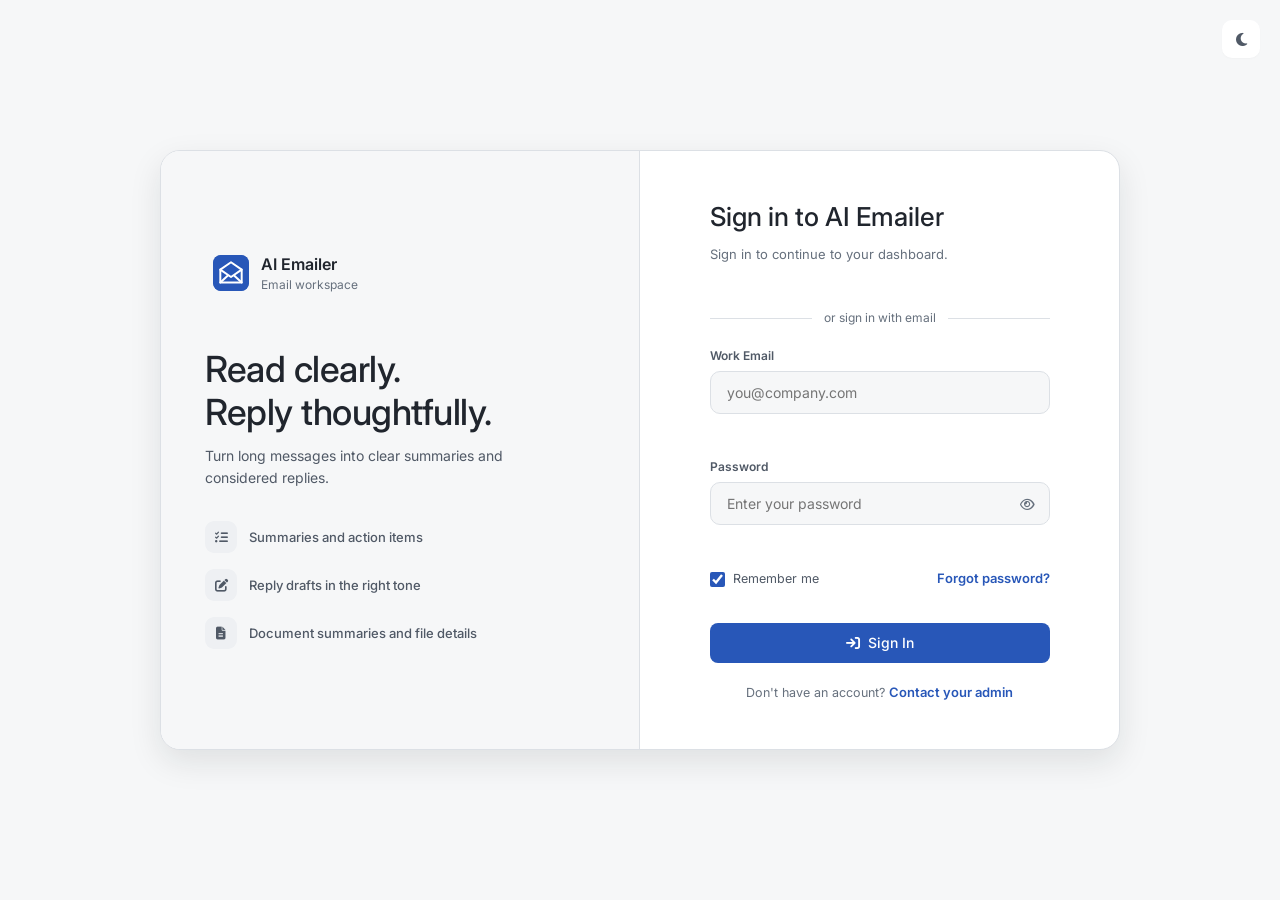
<file: app/attachments.html>
<!DOCTYPE html>
<html lang="en" class="access-loading"><head>
<meta charset="utf-8"/>
<meta content="width=device-width, initial-scale=1.0" name="viewport"/>
<title>Attachments | AI Emailer</title>
<link href="https://fonts.googleapis.com" rel="preconnect"/>
<link href="https://fonts.googleapis.com/css2?family=Inter:wght@400;500;600;700;800&amp;display=swap" rel="stylesheet"/>
<link href="https://cdnjs.cloudflare.com/ajax/libs/font-awesome/6.5.1/css/all.min.css" rel="stylesheet"/>
<link href="css/shared.css" rel="stylesheet"/>
<script>
  /* Apply saved theme before first paint to avoid a light/dark flash */
  (function () {
    var saved = localStorage.getItem("ai-emailer-theme");
    var theme = saved || (window.matchMedia && window.matchMedia("(prefers-color-scheme: dark)").matches ? "dark" : "light");
    document.documentElement.setAttribute("data-theme", theme);
  })();
</script>
<link rel="stylesheet" href="css/attachments.css">
<link rel="stylesheet" href="css/shared-overrides.css">
<link rel="icon" type="image/svg+xml" href="icon/favicon.svg?v=2">
<link rel="icon" type="image/png" sizes="32x32" href="icon/favicon-32.png?v=2">
<link rel="icon" type="image/png" sizes="16x16" href="icon/favicon-16.png?v=2">
<link rel="shortcut icon" href="icon/favicon.ico?v=2">
<link rel="apple-touch-icon" sizes="180x180" href="icon/apple-touch-icon.png?v=2">
</head>
<body data-page="attachments">
<script>if (!localStorage.getItem("ai-emailer-token")) window.location.replace("login.html");</script>
<a class="skip-link" href="#content">Skip to content</a>
<main class="content" id="content" tabindex="-1"><div class="demo-note" id="demoNotice" hidden><strong>Sample data</strong><span id="demoNoticeText"></span></div><section class="page active" id="page-attachments">
<div class="page-head">
<div><h1>Attachment Analyzer</h1><p>Extract summaries and key information from text-based documents.</p></div>
</div>
<div aria-describedby="attachmentHelp" aria-label="Choose a document to analyze" class="dropzone" id="attachDropzone" role="button" tabindex="0">
<i class="fa-solid fa-cloud-arrow-up"></i>
<p>Drag &amp; drop a file here, or <span>browse</span></p>
<span class="dz-sub" id="attachmentHelp">PDF, DOCX, XLSX · Up to 10 MB · Scanned images are not supported</span>
<input accept=".pdf,.docx,.xlsx" id="attachFileInput" style="display:none;" type="file"/>
</div>
<p aria-live="polite" class="field-status" id="attachmentStatus" role="status"></p>
<div class="attach-grid" id="attachGrid"></div>
</section></main><div aria-hidden="true" aria-labelledby="attachmentModalTitle" aria-modal="true" class="attachment-modal" id="attachmentModal" role="dialog">
<div class="attachment-modal__backdrop" data-close-attachment-modal=""></div>
<div class="attachment-modal__dialog" role="document">
<button aria-label="Close attachment details" class="attachment-modal__close" data-close-attachment-modal="" type="button">
<i class="fa-solid fa-xmark"></i>
</button>
<div id="attachmentModalContent"></div>
</div>
</div><script src="https://code.jquery.com/jquery-3.7.1.min.js"></script>
<script src="js/api.js"></script>
<script src="js/data.js"></script>
<script src="js/shared.js"></script>
<script src="js/permissions.js"></script>
<script src="js/attachments.js"></script>
</body></html>
</file>
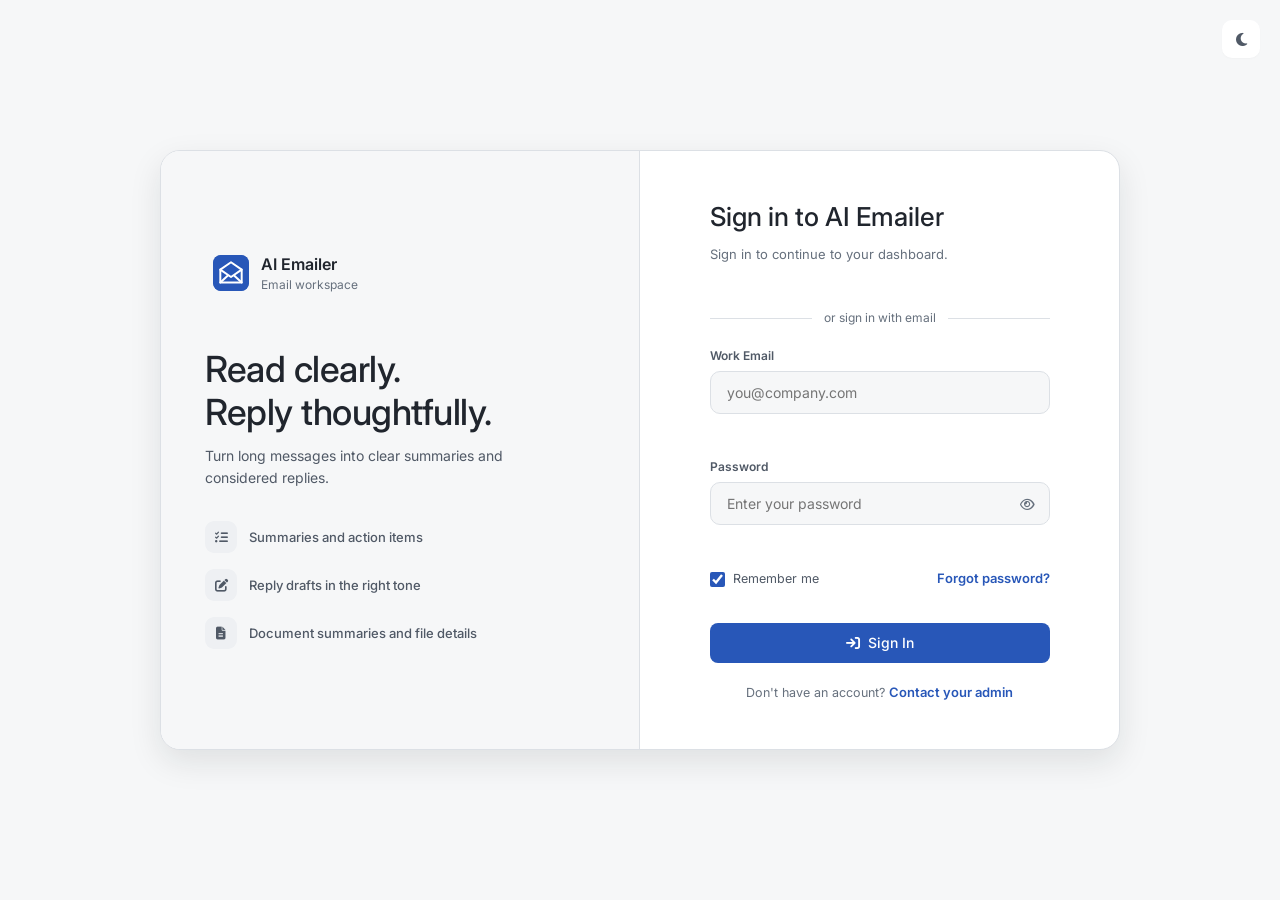
<file: app/classification.html>
<!DOCTYPE html>
<html lang="en" class="access-loading"><head>
<meta charset="utf-8"/>
<meta content="width=device-width, initial-scale=1.0" name="viewport"/>
<title>Classification | AI Emailer</title>
<link href="https://fonts.googleapis.com" rel="preconnect"/>
<link href="https://fonts.googleapis.com/css2?family=Inter:wght@400;500;600;700;800&amp;display=swap" rel="stylesheet"/>
<link href="https://cdnjs.cloudflare.com/ajax/libs/font-awesome/6.5.1/css/all.min.css" rel="stylesheet"/>
<link href="css/shared.css" rel="stylesheet"/>
<script>
  /* Apply saved theme before first paint to avoid a light/dark flash */
  (function () {
    var saved = localStorage.getItem("ai-emailer-theme");
    var theme = saved || (window.matchMedia && window.matchMedia("(prefers-color-scheme: dark)").matches ? "dark" : "light");
    document.documentElement.setAttribute("data-theme", theme);
  })();
</script>
<link rel="stylesheet" href="css/classification.css">
<link rel="stylesheet" href="css/shared-overrides.css">
<link rel="icon" type="image/svg+xml" href="icon/favicon.svg?v=2">
<link rel="icon" type="image/png" sizes="32x32" href="icon/favicon-32.png?v=2">
<link rel="icon" type="image/png" sizes="16x16" href="icon/favicon-16.png?v=2">
<link rel="shortcut icon" href="icon/favicon.ico?v=2">
<link rel="apple-touch-icon" sizes="180x180" href="icon/apple-touch-icon.png?v=2">
</head>
<body data-page="classification">
<script>if (!localStorage.getItem("ai-emailer-token")) window.location.replace("login.html");</script>
<a class="skip-link" href="#content">Skip to content</a>
<main class="content" id="content" tabindex="-1"><div class="demo-note" id="demoNotice" hidden><strong>Sample data</strong><span id="demoNoticeText"></span></div><section class="page active" id="page-classification">
<div class="page-head">
<div><h1>Email Classification</h1><p>Automatic categorization across your organization.</p></div>
</div>
<div class="category-grid" id="categoryGrid"></div>
<div class="card table-card">
<div class="card-head"><h3>Classified Emails</h3></div>
<table class="data-table">
<thead><tr><th>Sender</th><th>Subject</th><th>Category</th><th>Confidence</th></tr></thead>
<tbody id="classificationBody"></tbody>
</table>
</div>
</section></main><script src="https://code.jquery.com/jquery-3.7.1.min.js"></script>
<script src="js/api.js"></script>
<script src="js/data.js"></script>
<script src="js/shared.js"></script>
<script src="js/permissions.js"></script>
<script src="js/classification.js"></script>
</body></html>
</file>
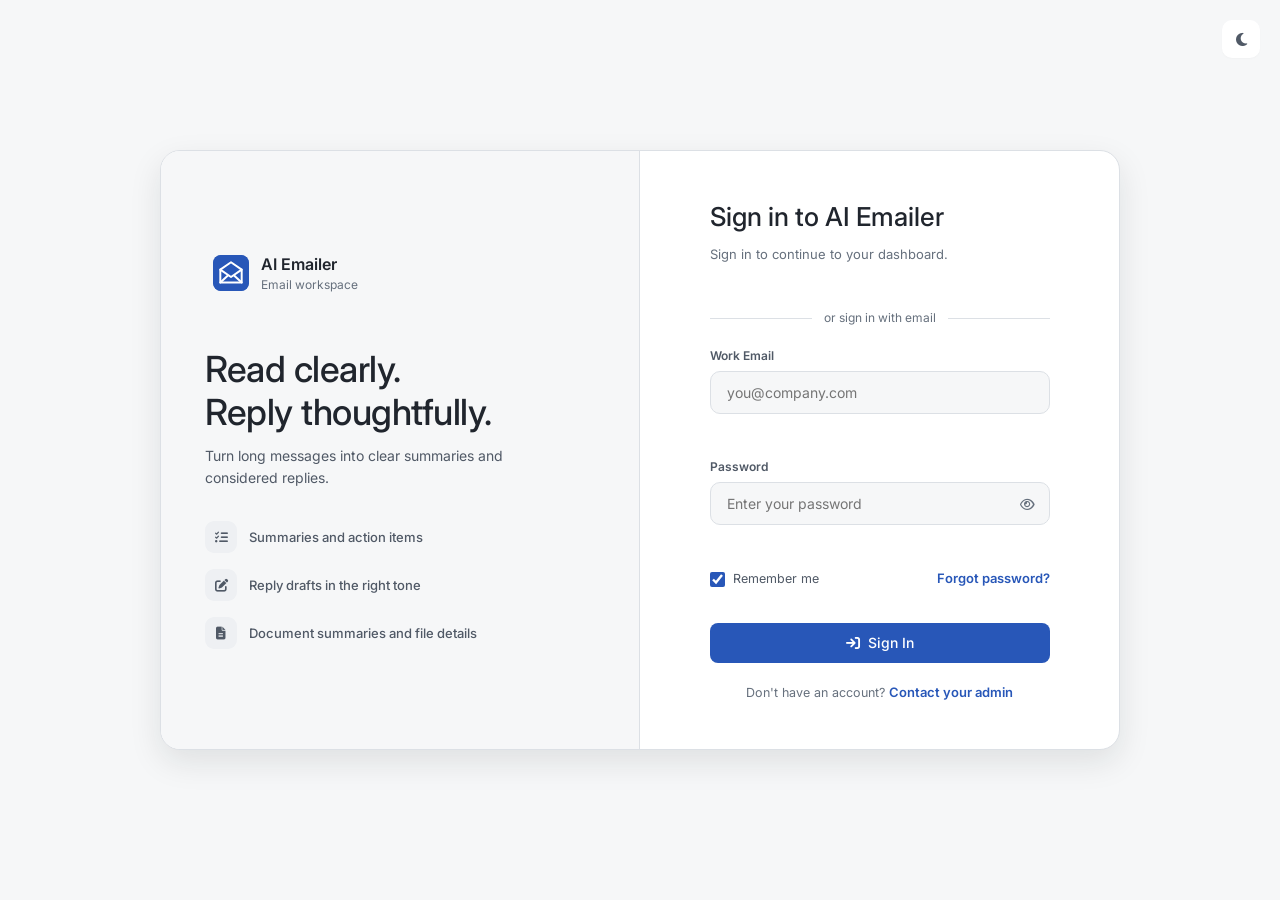
<file: app/inbox.html>
<!DOCTYPE html>
<html lang="en" class="access-loading"><head>
<meta charset="utf-8"/>
<meta content="width=device-width, initial-scale=1.0" name="viewport"/>
<title>Inbox | AI Emailer</title>
<link href="https://fonts.googleapis.com" rel="preconnect"/>
<link href="https://fonts.googleapis.com/css2?family=Inter:wght@400;500;600;700;800&amp;display=swap" rel="stylesheet"/>
<link href="https://cdnjs.cloudflare.com/ajax/libs/font-awesome/6.5.1/css/all.min.css" rel="stylesheet"/>
<link href="css/shared.css" rel="stylesheet"/>
<script>
  /* Apply saved theme before first paint to avoid a light/dark flash */
  (function () {
    var saved = localStorage.getItem("ai-emailer-theme");
    var theme = saved || (window.matchMedia && window.matchMedia("(prefers-color-scheme: dark)").matches ? "dark" : "light");
    document.documentElement.setAttribute("data-theme", theme);
  })();
</script>
<link rel="stylesheet" href="css/inbox.css">
<link rel="stylesheet" href="css/shared-overrides.css">
<link rel="icon" type="image/svg+xml" href="icon/favicon.svg?v=2">
<link rel="icon" type="image/png" sizes="32x32" href="icon/favicon-32.png?v=2">
<link rel="icon" type="image/png" sizes="16x16" href="icon/favicon-16.png?v=2">
<link rel="shortcut icon" href="icon/favicon.ico?v=2">
<link rel="apple-touch-icon" sizes="180x180" href="icon/apple-touch-icon.png?v=2">
</head>
<body data-page="inbox">
<script>if (!localStorage.getItem("ai-emailer-token")) window.location.replace("login.html");</script>
<a class="skip-link" href="#content">Skip to content</a>
<main class="content" id="content" tabindex="-1"><div class="demo-note" id="demoNotice" hidden><strong>Sample data</strong><span id="demoNoticeText"></span></div><section class="page active" id="page-inbox">
<div class="page-head">
<div><h1>Inbox</h1><p>Review messages, summaries, and action items.</p></div>
<div class="tab-group">
<button class="btn btn-outline" id="mailConnect" type="button" hidden>Connect Gmail</button>
<button class="btn btn-outline" id="mailDisconnect" type="button" hidden>Disconnect</button>
<button class="btn btn-primary" id="mailSync" type="button" disabled>Refresh</button>
</div>
</div>
<p id="mailStatus" role="status" aria-live="polite"></p>
<div class="inbox-layout">
<div class="card inbox-list">
<div class="card-head">
<div class="tab-group" id="inboxTabs">
<button class="tab active" data-filter="all">All</button>
<button class="tab" data-filter="unread">Unread</button>
<button class="tab" data-filter="flagged">Starred</button>
</div>
</div>
<div id="inboxItems"></div>
<button class="btn btn-outline" id="mailMore" type="button" hidden>Load more</button>
</div>
<div class="card inbox-detail" id="inboxDetail">
<p class="empty-hint"><i aria-hidden="true" class="fa-regular fa-envelope-open"></i> Select a message to read its summary and action items</p>
</div>
</div>
</section></main><script src="https://code.jquery.com/jquery-3.7.1.min.js"></script>
<script src="js/api.js"></script>
<script src="js/data.js"></script>
<script src="js/shared.js"></script>
<script src="js/permissions.js"></script>
<script src="js/inbox.js"></script>
</body></html>
</file>
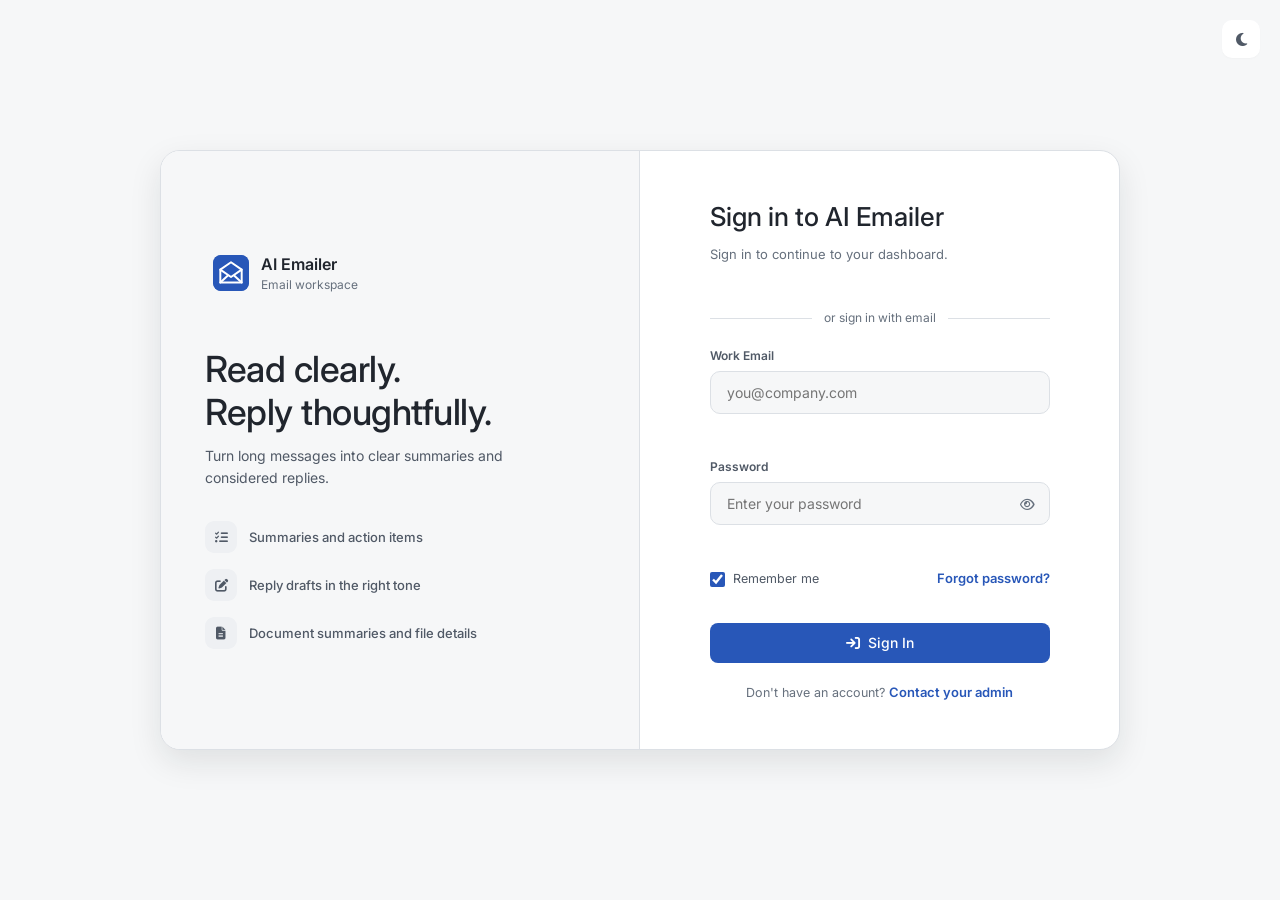
<file: app/license.html>
<!DOCTYPE html>
<html lang="en" class="access-loading"><head>
<meta charset="utf-8"/>
<meta content="width=device-width, initial-scale=1.0" name="viewport"/>
<title>License | AI Emailer</title>
<link href="https://fonts.googleapis.com" rel="preconnect"/>
<link href="https://fonts.googleapis.com/css2?family=Inter:wght@400;500;600;700;800&amp;display=swap" rel="stylesheet"/>
<link href="https://cdnjs.cloudflare.com/ajax/libs/font-awesome/6.5.1/css/all.min.css" rel="stylesheet"/>
<link href="css/shared.css" rel="stylesheet"/>
<script>
  /* Apply saved theme before first paint to avoid a light/dark flash */
  (function () {
    var saved = localStorage.getItem("ai-emailer-theme");
    var theme = saved || (window.matchMedia && window.matchMedia("(prefers-color-scheme: dark)").matches ? "dark" : "light");
    document.documentElement.setAttribute("data-theme", theme);
  })();
</script>
<link rel="stylesheet" href="css/license.css">
<link rel="stylesheet" href="css/shared-overrides.css">
<link rel="icon" type="image/svg+xml" href="icon/favicon.svg?v=2">
<link rel="icon" type="image/png" sizes="32x32" href="icon/favicon-32.png?v=2">
<link rel="icon" type="image/png" sizes="16x16" href="icon/favicon-16.png?v=2">
<link rel="shortcut icon" href="icon/favicon.ico?v=2">
<link rel="apple-touch-icon" sizes="180x180" href="icon/apple-touch-icon.png?v=2">
</head>
<body data-page="license">
<script>if (!localStorage.getItem("ai-emailer-token")) window.location.replace("login.html");</script>
<a class="skip-link" href="#content">Skip to content</a>
<main class="content" id="content" tabindex="-1"><div class="demo-note" id="demoNotice" hidden><strong>Sample data</strong><span id="demoNoticeText"></span></div><section class="page active" id="page-license">
<div class="page-head">
<div><h1>License Management</h1><p>Generate, activate and monitor organization licenses.</p></div>
<button class="btn btn-primary"><i class="fa-solid fa-plus"></i> Generate License</button>
</div>
<div class="license-grid">
<div class="license-card current">
<span class="badge badge-green">Active</span>
<h3>Enterprise Plan</h3>
<p class="license-key">AIML-ENT-7X29-QK41</p>
<div class="license-meta"><span>Seats</span><strong>250 / 300</strong></div>
<div class="license-meta"><span>Expires</span><strong>14 Mar 2027</strong></div>
<div class="progress-bar"><div class="progress-fill" style="width:83%"></div></div>
</div>
<div class="card table-card license-table">
<div class="card-head"><h3>License History</h3></div>
<table class="data-table">
<thead><tr><th>Key</th><th>Type</th><th>Status</th><th>Action</th></tr></thead>
<tbody id="licenseBody"></tbody>
</table>
</div>
</div>
</section></main><script src="https://code.jquery.com/jquery-3.7.1.min.js"></script>
<script src="js/api.js"></script>
<script src="js/data.js"></script>
<script src="js/shared.js"></script>
<script src="js/permissions.js"></script>
<script src="js/license.js"></script>
</body></html>
</file>
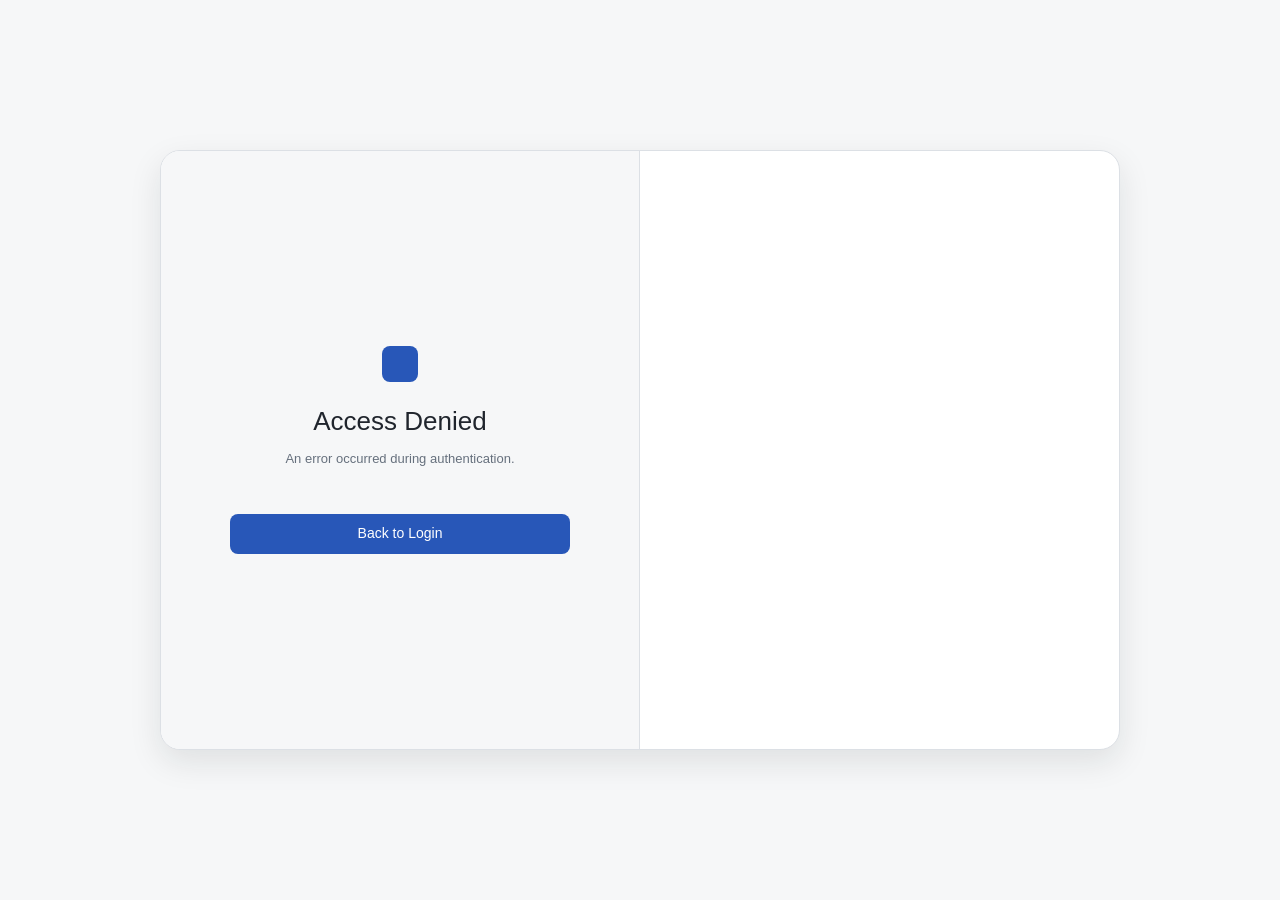
<file: app/login-error.html>
<!DOCTYPE html>
<html lang="en">
<head>
    <meta charset="UTF-8">
    <meta name="viewport" content="width=device-width, initial-scale=1.0">
    <title>Login Error | AI Emailer</title>
    <link rel="stylesheet" href="css/style.css">
    <link rel="stylesheet" href="css/auth.css">
    <script src="https://code.jquery.com/jquery-3.7.1.min.js"></script>
<link rel="icon" type="image/svg+xml" href="icon/favicon.svg?v=2">
<link rel="icon" type="image/png" sizes="32x32" href="icon/favicon-32.png?v=2">
<link rel="icon" type="image/png" sizes="16x16" href="icon/favicon-16.png?v=2">
<link rel="shortcut icon" href="icon/favicon.ico?v=2">
<link rel="apple-touch-icon" sizes="180x180" href="icon/apple-touch-icon.png?v=2">
</head>
<body class="auth-body">
    <div class="auth-wrap">
        <div class="auth-side auth-side-form">
            <div class="auth-card" style="text-align: center;">
                <div class="brand-icon" style="margin: 0 auto 20px; font-size: 3rem; color: var(--danger);">
                    <i class="fa-solid fa-triangle-exclamation"></i>
                </div>
                <h1>Access Denied</h1>
                <p id="errorMessage" class="auth-sub">An error occurred during authentication.</p>
                <a href="login.html" class="btn btn-primary full" style="margin-top: 20px;">Back to Login</a>
            </div>
        </div>
    </div>

    <script>
        $(function() {
            const urlParams = new URLSearchParams(window.location.search);
            const error = urlParams.get('error');
            if (error === 'unauthorized_organization') {
                $("#errorMessage").text("Your account is not authorized for this organization.");
            } else if (error) {
                $("#errorMessage").text("Authentication error: " + error);
            }
        });
    </script>
</body>
</html>
</file>
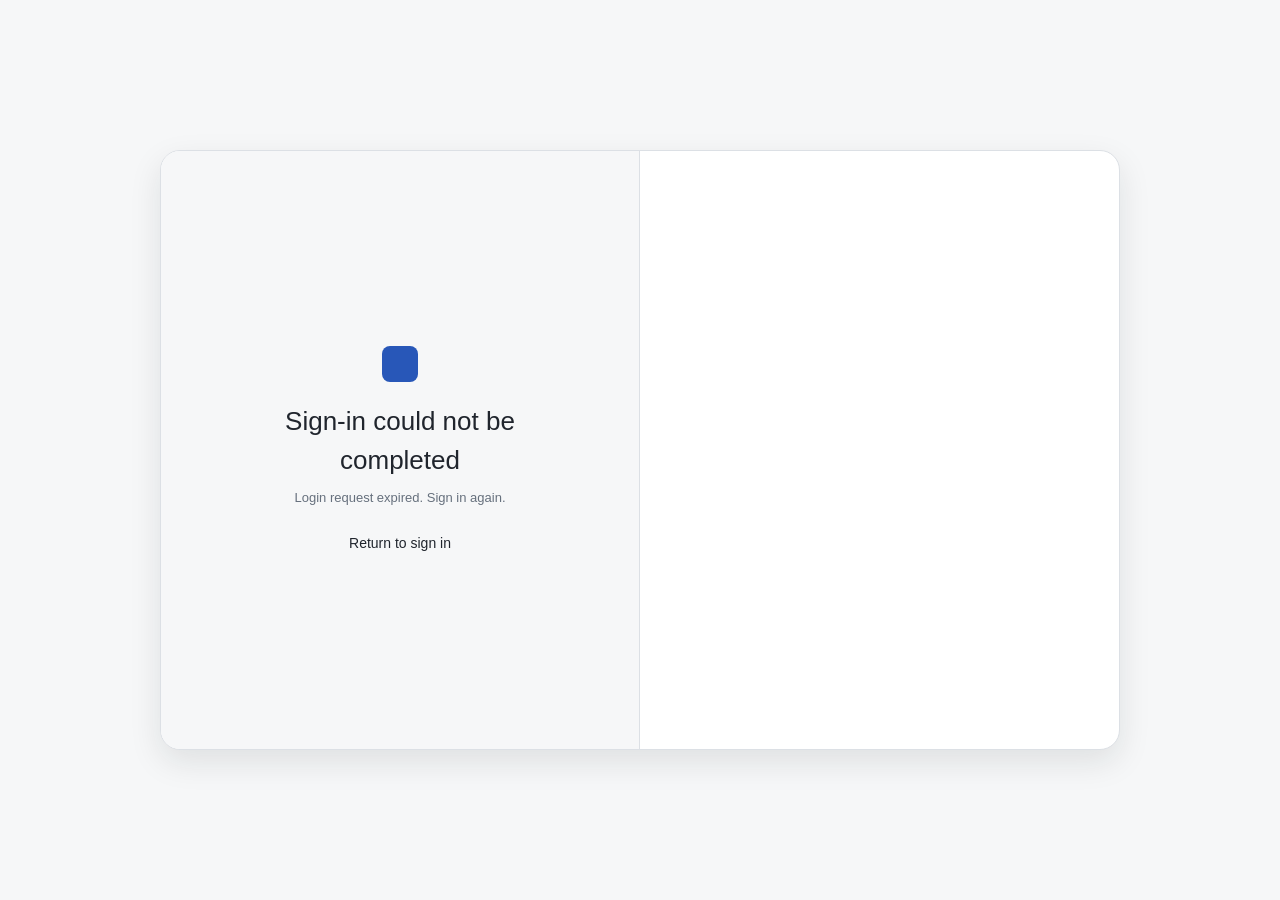
<file: app/login-success.html>
<!DOCTYPE html>
<html lang="en">
<head>
    <meta charset="UTF-8">
    <meta name="viewport" content="width=device-width, initial-scale=1.0">
    <title>Login Success | AI Emailer</title>
    <link rel="stylesheet" href="css/style.css">
    <link rel="stylesheet" href="css/auth.css">
    <script src="https://code.jquery.com/jquery-3.7.1.min.js"></script>
    <script src="js/api.js"></script>
<link rel="icon" type="image/svg+xml" href="icon/favicon.svg?v=2">
<link rel="icon" type="image/png" sizes="32x32" href="icon/favicon-32.png?v=2">
<link rel="icon" type="image/png" sizes="16x16" href="icon/favicon-16.png?v=2">
<link rel="shortcut icon" href="icon/favicon.ico?v=2">
<link rel="apple-touch-icon" sizes="180x180" href="icon/apple-touch-icon.png?v=2">
</head>
<body class="auth-body">
    <div class="auth-wrap">
        <div class="auth-side auth-side-form">
            <div class="auth-card" style="text-align: center;">
                <div class="brand-icon" style="margin: 0 auto 20px; font-size: 3rem; color: var(--primary);">
                    <i class="fa-solid fa-circle-check"></i>
                </div>
                <h1>Authentication Successful!</h1>
                <p class="auth-sub">You are being redirected to your dashboard...</p>
                <div class="loader" style="margin: 20px auto; width: 40px; height: 40px; border: 4px solid #f3f3f3; border-top: 4px solid var(--primary); border-radius: 50%; animation: spin 1s linear infinite;"></div>
            </div>
        </div>
    </div>

    <style>
        @keyframes spin { 0% { transform: rotate(0deg); } 100% { transform: rotate(360deg); } }
    </style>

    <script>
        $(async function () {
            const urlParams = new URLSearchParams(window.location.search);
            const code = urlParams.get('code');
            const verifier = sessionStorage.getItem('ai-emailer-oauth-verifier');
            history.replaceState(null, '', location.pathname);
            sessionStorage.removeItem('ai-emailer-oauth-verifier');
            try {
                if (!code || !verifier) throw new Error('Login request expired. Sign in again.');
                clearToken();
                const result = await apiFetch('/api/auth/exchange', { method: 'POST', body: { code, verifier } });
                if (!result.token) throw new Error('Login was not accepted.');
                setToken(result.token);
                window.location.replace('index.html?landing=1');
            } catch (error) {
                $('h1').text('Sign-in could not be completed');
                $('.auth-sub').text(error.message);
                $('.loader').remove();
                $('<a>', { href: 'login.html', text: 'Return to sign in' }).appendTo('.auth-card');
            }
        });
    </script>
</body>
</html>
</file>
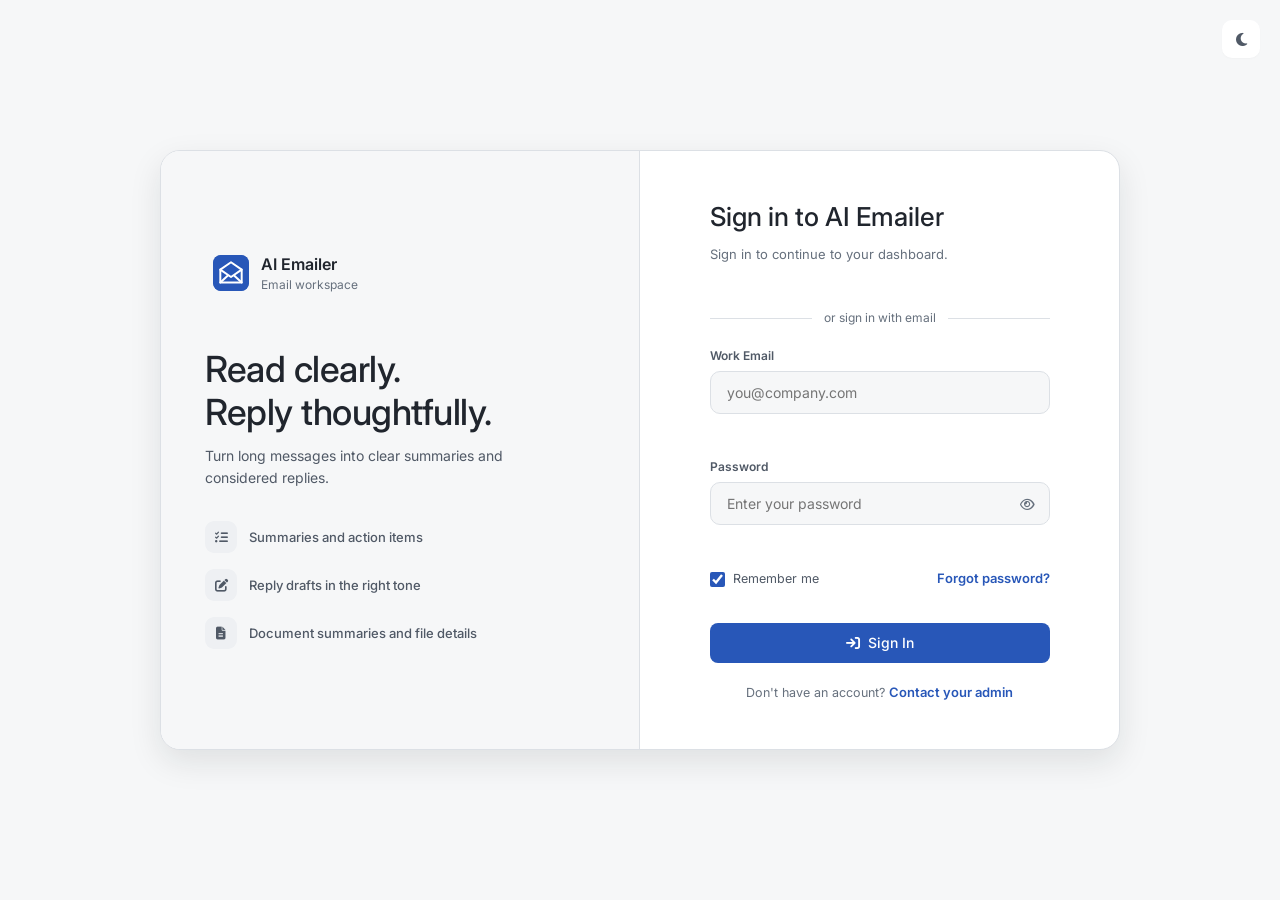
<file: app/login.html>
<!DOCTYPE html>
<html lang="en" class="access-loading">
<head>
<meta charset="UTF-8">
<meta name="viewport" content="width=device-width, initial-scale=1.0">
<title>Sign In | AI Emailer</title>

<!-- Favicon -->
<script>
  (function () {
    var saved = localStorage.getItem("ai-emailer-theme");
    var theme = saved || (window.matchMedia && window.matchMedia("(prefers-color-scheme: dark)").matches ? "dark" : "light");
    document.documentElement.setAttribute("data-theme", theme);
  })();
</script>

<link rel="preconnect" href="https://fonts.googleapis.com">
<link href="https://fonts.googleapis.com/css2?family=Inter:wght@400;500;600;700;800&display=swap" rel="stylesheet">
<link rel="stylesheet" href="https://cdnjs.cloudflare.com/ajax/libs/font-awesome/6.5.1/css/all.min.css">
<link rel="stylesheet" href="css/shared.css">
<link rel="stylesheet" href="css/shared-overrides.css">
<link rel="stylesheet" href="css/auth.css">
<link rel="icon" type="image/svg+xml" href="icon/favicon.svg?v=2">
<link rel="icon" type="image/png" sizes="32x32" href="icon/favicon-32.png?v=2">
<link rel="icon" type="image/png" sizes="16x16" href="icon/favicon-16.png?v=2">
<link rel="shortcut icon" href="icon/favicon.ico?v=2">
<link rel="apple-touch-icon" sizes="180x180" href="icon/apple-touch-icon.png?v=2">
</head>
<body class="auth-body">

<button class="icon-btn auth-theme-toggle" id="themeToggle" title="Toggle theme" aria-label="Toggle theme"><i class="fa-solid fa-moon"></i></button>

<div class="auth-wrap">

  <!-- ===================== LEFT BRAND PANEL ===================== -->
  <div class="auth-side">
    <div class="brand">
      <div class="brand-icon"><img src="icon/logo.svg" alt="" width="36" height="36"></div>
      <div class="brand-text">
        <span class="brand-name">AI Emailer</span>
        <span class="brand-tag">Email workspace</span>
      </div>
    </div>

    <h2 class="auth-side-title">Read clearly.<br>Reply thoughtfully.</h2>
    <p class="auth-side-sub">Turn long messages into clear summaries and considered replies.</p>

    <ul class="auth-feature-list">
      <li><i class="fa-solid fa-list-check"></i> Summaries and action items</li>
      <li><i class="fa-solid fa-pen-to-square"></i> Reply drafts in the right tone</li>
      <li><i class="fa-solid fa-file-lines"></i> Document summaries and file details</li>
    </ul>


  </div>

  <!-- ===================== RIGHT FORM PANEL ===================== -->
  <div class="auth-side auth-side-form">
    <div class="auth-card">
      <h1>Sign in to AI Emailer</h1>
      <p class="auth-sub">Sign in to continue to your dashboard.</p>

      <div class="oauth-row">
        <button class="btn btn-outline oauth-btn" type="button" id="loginGoogle"><i class="fa-brands fa-google" style="color:#EA4335"></i> Google</button>
        <button class="btn btn-outline oauth-btn" type="button" id="loginMicrosoft"><i class="fa-brands fa-microsoft" style="color:#00A4EF"></i> Microsoft</button>
      </div>

      <div class="auth-divider"><span>or sign in with email</span></div>

      <form id="loginForm" novalidate>
        <label class="auth-label">
          Work Email
          <input type="email" id="email" aria-describedby="emailError" placeholder="you@company.com" autocomplete="email" required>
          <span class="field-error" id="emailError" role="alert"></span>
        </label>

        <label class="auth-label">
          Password
          <div class="password-field">
            <input type="password" id="password" aria-describedby="passwordError" placeholder="Enter your password" autocomplete="current-password" required>
            <button type="button" class="pw-toggle" id="pwToggle" aria-label="Show password" aria-pressed="false"><i class="fa-regular fa-eye"></i></button>
          </div>
          <span class="field-error" id="passwordError" role="alert"></span>
        </label>

        <div class="auth-row">
          <label class="checkbox-row">
            <input type="checkbox" id="remember" checked>
            <span>Remember me</span>
          </label>
          <a href="#" class="link-btn">Forgot password?</a>
        </div>

        <button type="submit" class="btn btn-primary full" id="loginBtn">
          <i class="fa-solid fa-arrow-right-to-bracket"></i> Sign In
        </button>
      </form>

      <p class="auth-footer">Don't have an account? <a href="#" class="link-btn">Contact your admin</a></p>
    </div>
  </div>

</div>

<script src="https://code.jquery.com/jquery-3.7.1.min.js"></script>
<script src="js/shared.js"></script>
<script src="js/permissions.js"></script>
<script src="js/api.js"></script>
<script src="js/auth.js"></script>
</body>
</html>
</file>
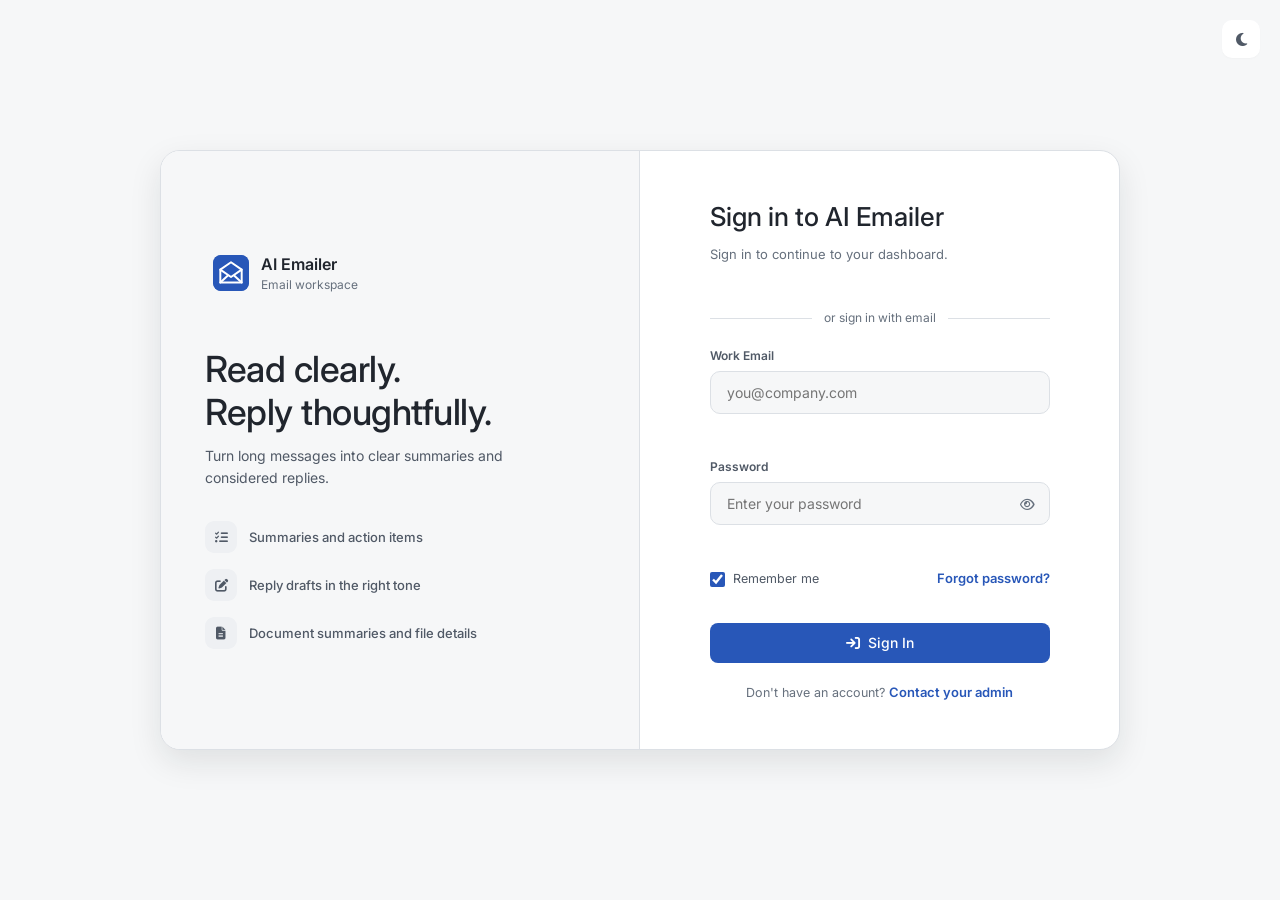
<file: app/organization.html>
<!DOCTYPE html>
<html lang="en" class="access-loading"><head>
<meta charset="utf-8"/>
<meta content="width=device-width, initial-scale=1.0" name="viewport"/>
<title>Organization | AI Emailer</title>
<link href="https://fonts.googleapis.com" rel="preconnect"/>
<link href="https://fonts.googleapis.com/css2?family=Inter:wght@400;500;600;700;800&amp;display=swap" rel="stylesheet"/>
<link href="https://cdnjs.cloudflare.com/ajax/libs/font-awesome/6.5.1/css/all.min.css" rel="stylesheet"/>
<link href="css/shared.css" rel="stylesheet"/>
<script>
  /* Apply saved theme before first paint to avoid a light/dark flash */
  (function () {
    var saved = localStorage.getItem("ai-emailer-theme");
    var theme = saved || (window.matchMedia && window.matchMedia("(prefers-color-scheme: dark)").matches ? "dark" : "light");
    document.documentElement.setAttribute("data-theme", theme);
  })();
</script>
<link rel="stylesheet" href="css/organization.css">
<link rel="stylesheet" href="css/shared-overrides.css">
<link rel="icon" type="image/svg+xml" href="icon/favicon.svg?v=2">
<link rel="icon" type="image/png" sizes="32x32" href="icon/favicon-32.png?v=2">
<link rel="icon" type="image/png" sizes="16x16" href="icon/favicon-16.png?v=2">
<link rel="shortcut icon" href="icon/favicon.ico?v=2">
<link rel="apple-touch-icon" sizes="180x180" href="icon/apple-touch-icon.png?v=2">
</head>
<body data-page="organization">
<script>if (!localStorage.getItem("ai-emailer-token")) window.location.replace("login.html");</script>
<a class="skip-link" href="#content">Skip to content</a>
<main class="content" id="content" tabindex="-1"><div class="demo-note" id="demoNotice" hidden><strong>Sample data</strong><span id="demoNoticeText"></span></div><section class="page active" id="page-organization">
<div class="page-head">
<div><h1>Organization</h1><p>Manage departments, teams and roles.</p></div>
<button class="btn btn-primary"><i class="fa-solid fa-user-plus"></i> Invite Member</button>
</div>
<div class="org-stats-grid">
<div class="org-card">
<i class="fa-solid fa-users"></i>
<strong id="totalUsers">0</strong>
<span>Total Users</span>
</div>
<div class="org-card">
<i class="fa-solid fa-building"></i>
<strong id="totalDepartments">0</strong>
<span>Departments</span>
</div>
<div class="org-card">
<i class="fa-solid fa-people-group"></i>
<strong id="totalTeams">0</strong>
<span>Total Teams</span>
</div>
<div class="org-card">
<i class="fa-solid fa-user-shield"></i>
<strong id="totalAdmins">0</strong>
<span>Administrators</span>
</div>
</div>
<div class="card table-card">
<div class="card-head">
<div>
<h3>Organization Members</h3>
<p class="card-subtitle">Users belonging to this organization</p>
</div>
<span class="member-count" id="orgMemberCount">0 Members</span>
</div>
<div class="org-users-grid" id="orgUsersGrid"></div>
</div>
</section></main><script src="https://code.jquery.com/jquery-3.7.1.min.js"></script>
<script src="js/api.js"></script>
<script src="js/data.js"></script>
<script src="js/shared.js"></script>
<script src="js/permissions.js"></script>
<script src="js/organization.js"></script>
</body></html>
</file>
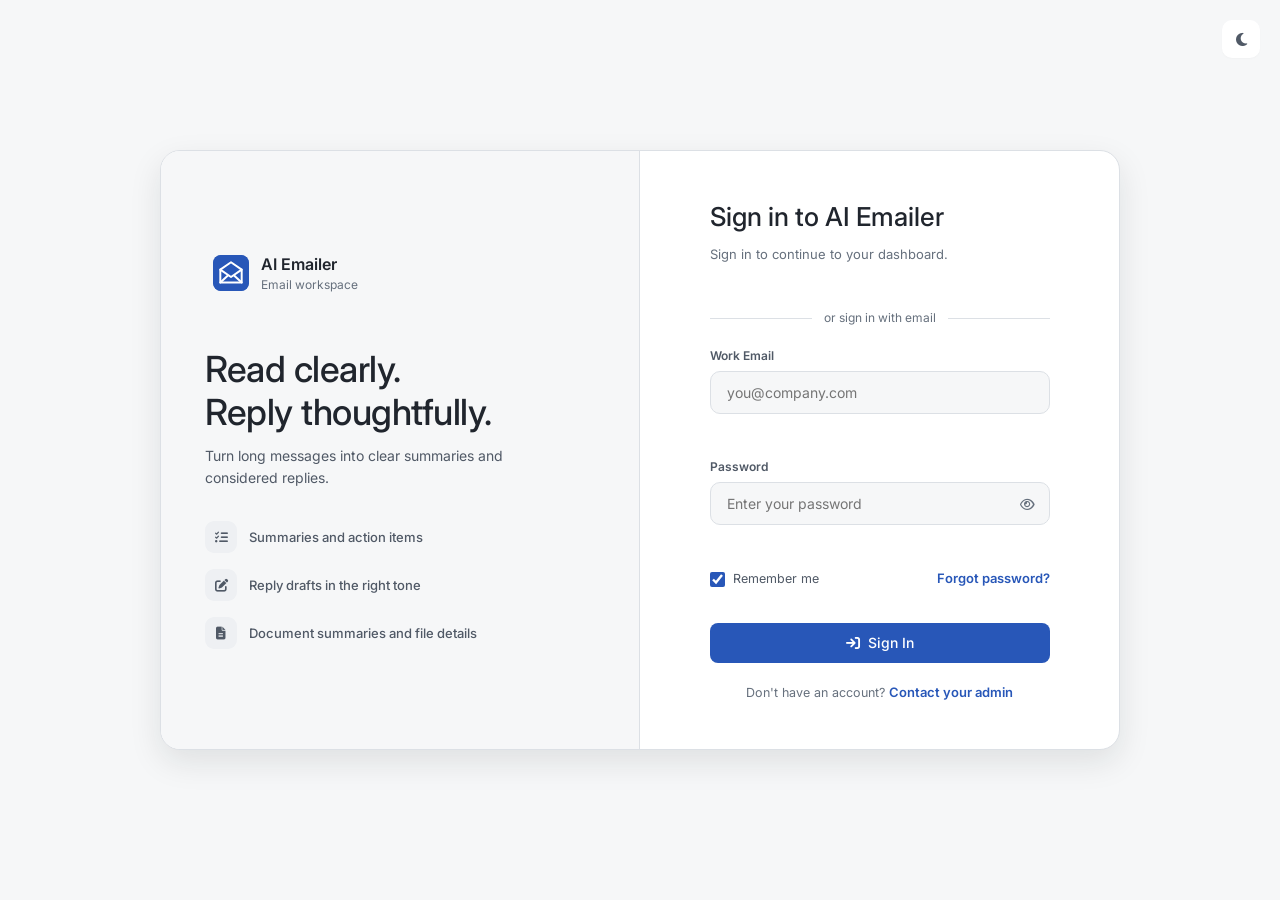
<file: app/reply.html>
<!DOCTYPE html>
<html lang="en" class="access-loading"><head>
<meta charset="utf-8"/>
<meta content="width=device-width, initial-scale=1.0" name="viewport"/>
<title>Reply | AI Emailer</title>
<link href="https://fonts.googleapis.com" rel="preconnect"/>
<link href="https://fonts.googleapis.com/css2?family=Inter:wght@400;500;600;700;800&amp;display=swap" rel="stylesheet"/>
<link href="https://cdnjs.cloudflare.com/ajax/libs/font-awesome/6.5.1/css/all.min.css" rel="stylesheet"/>
<link href="css/shared.css" rel="stylesheet"/>
<script>
  /* Apply saved theme before first paint to avoid a light/dark flash */
  (function () {
    var saved = localStorage.getItem("ai-emailer-theme");
    var theme = saved || (window.matchMedia && window.matchMedia("(prefers-color-scheme: dark)").matches ? "dark" : "light");
    document.documentElement.setAttribute("data-theme", theme);
  })();
</script>
<link rel="stylesheet" href="css/reply.css">
<link rel="stylesheet" href="css/shared-overrides.css">
<link rel="icon" type="image/svg+xml" href="icon/favicon.svg?v=2">
<link rel="icon" type="image/png" sizes="32x32" href="icon/favicon-32.png?v=2">
<link rel="icon" type="image/png" sizes="16x16" href="icon/favicon-16.png?v=2">
<link rel="shortcut icon" href="icon/favicon.ico?v=2">
<link rel="apple-touch-icon" sizes="180x180" href="icon/apple-touch-icon.png?v=2">
</head>
<body data-page="reply">
<script>if (!localStorage.getItem("ai-emailer-token")) window.location.replace("login.html");</script>
<a class="skip-link" href="#content">Skip to content</a>
<main class="content" id="content" tabindex="-1"><div class="demo-note" id="demoNotice" hidden><strong>Sample data</strong><span id="demoNoticeText"></span></div><section class="page active" id="page-reply">
<div class="page-head">
<div><h1>Reply generator</h1><p>Choose a message and tone, then review the draft.</p></div>
</div>
<div class="reply-layout">
<div class="card reply-inbox-card" id="replyInboxCard">
<div class="card-head">
<div><h3>Select an Email</h3><p class="reply-card-hint">Choose a message to create a context-aware reply.</p></div>
</div>
<div class="reply-inbox-list" id="replyInboxItems"></div>
</div>
<div class="card reply-compose-card" hidden="" id="replyComposeCard">
<div class="card-head">
<button class="btn btn-outline small reply-back-btn" id="replyBackBtn" type="button"><i class="fa-solid fa-arrow-left"></i> Back to emails</button>
<h3>Original Email</h3>
</div>
<div class="reply-original" id="replyOriginal">
<p class="ro-subject">Re: Q3 Vendor Contract Renewal</p>
<p class="ro-from">From: rahul.mehta@vendorcorp.com</p>
<p class="ro-body">Hi team, following up on the contract renewal — could you confirm the updated pricing sheet and share the signed copy by Friday? Let me know if a call would help move things along.</p>
</div>
<div class="tone-group">
<span>Choose tone:</span>
<button class="tone-chip active" data-tone="Professional">Professional</button>
<button class="tone-chip" data-tone="Friendly">Friendly</button>
<button class="tone-chip" data-tone="Formal">Formal</button>
<button class="tone-chip" data-tone="Custom">Custom</button>
</div>
<button class="btn btn-primary full" id="generateReplyBtn"><i class="fa-solid fa-pen-to-square"></i> Generate Reply</button>
</div>
<div class="card">
<div class="card-head"><h3>Reply draft</h3><span class="reply-card-hint">Review before using</span></div>
<textarea aria-label="Generated reply draft" class="reply-textarea" id="replyOutput" placeholder="Choose an email and generate a reply" readonly="" rows="12"></textarea>
<p aria-live="polite" class="field-status" id="replyStatus" role="status"></p>
<div class="reply-actions">
<button class="btn btn-outline" disabled="" id="copyReplyBtn"><i class="fa-regular fa-copy"></i> Copy</button>
<button class="btn btn-outline" disabled="" title="Sending is not connected. Copy the draft into your email client."><i class="fa-solid fa-paper-plane"></i> Insert &amp; Send</button>
</div>
</div>
</div>
</section></main><script src="https://code.jquery.com/jquery-3.7.1.min.js"></script>
<script src="js/api.js"></script>
<script src="js/data.js"></script>
<script src="js/shared.js"></script>
<script src="js/permissions.js"></script>
<script src="js/reply.js"></script>
</body></html>
</file>
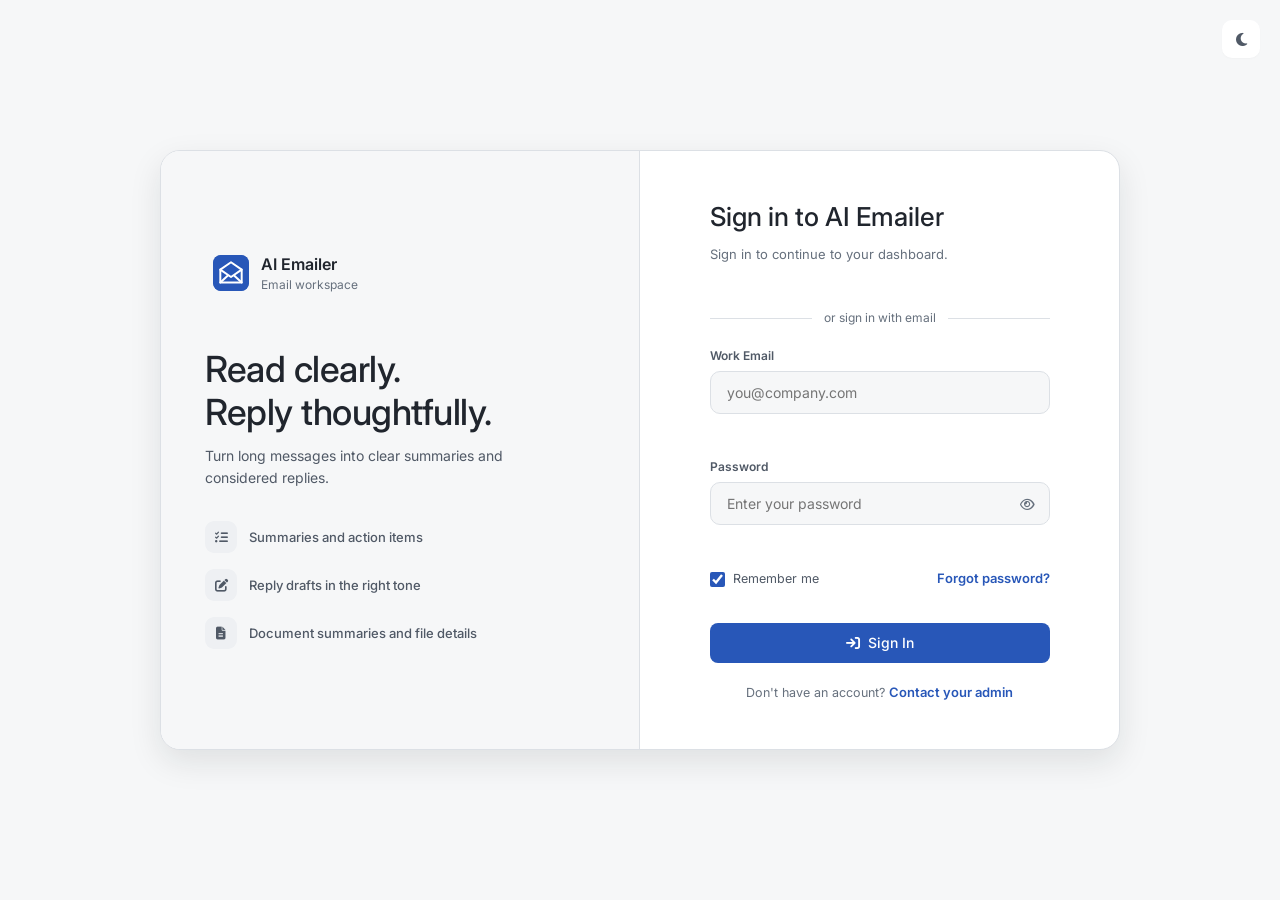
<file: app/search.html>
<!DOCTYPE html>
<html lang="en" class="access-loading"><head>
<meta charset="utf-8"/>
<meta content="width=device-width, initial-scale=1.0" name="viewport"/>
<title>Search | AI Emailer</title>
<link href="https://fonts.googleapis.com" rel="preconnect"/>
<link href="https://fonts.googleapis.com/css2?family=Inter:wght@400;500;600;700;800&amp;display=swap" rel="stylesheet"/>
<link href="https://cdnjs.cloudflare.com/ajax/libs/font-awesome/6.5.1/css/all.min.css" rel="stylesheet"/>
<link href="css/shared.css" rel="stylesheet"/>
<script>
  /* Apply saved theme before first paint to avoid a light/dark flash */
  (function () {
    var saved = localStorage.getItem("ai-emailer-theme");
    var theme = saved || (window.matchMedia && window.matchMedia("(prefers-color-scheme: dark)").matches ? "dark" : "light");
    document.documentElement.setAttribute("data-theme", theme);
  })();
</script>
<link rel="stylesheet" href="css/search.css">
<link rel="stylesheet" href="css/shared-overrides.css">
<link rel="icon" type="image/svg+xml" href="icon/favicon.svg?v=2">
<link rel="icon" type="image/png" sizes="32x32" href="icon/favicon-32.png?v=2">
<link rel="icon" type="image/png" sizes="16x16" href="icon/favicon-16.png?v=2">
<link rel="shortcut icon" href="icon/favicon.ico?v=2">
<link rel="apple-touch-icon" sizes="180x180" href="icon/apple-touch-icon.png?v=2">
</head>
<body data-page="search">
<script>if (!localStorage.getItem("ai-emailer-token")) window.location.replace("login.html");</script>
<a class="skip-link" href="#content">Skip to content</a>
<main class="content" id="content" tabindex="-1"><div class="demo-note" id="demoNotice" hidden><strong>Sample data</strong><span id="demoNoticeText"></span></div><section class="page active" id="page-search">
<div class="page-head">
<div><h1>Smart Search</h1><p>Ask your inbox anything, in plain English.</p></div>
</div>
<div class="smart-search-box">
<i class="fa-solid fa-sparkles"></i>
<input id="smartSearchInput" placeholder='Try: "Show invoices from Amazon" or "Find all resignation emails"' type="text"/>
<button class="btn btn-primary" id="smartSearchBtn">Ask AI</button>
</div>
<div class="chip-row">
<button class="query-chip">Show invoices from Amazon</button>
<button class="query-chip">Find all resignation emails</button>
<button class="query-chip">Emails needing my reply today</button>
<button class="query-chip">High priority emails this week</button>
</div>
<div class="card table-card" id="searchResultsCard" style="display:none;">
<div class="card-head"><h3>Results</h3></div>
<table class="data-table">
<thead><tr><th>Sender</th><th>Subject</th><th>Category</th><th>Time</th></tr></thead>
<tbody id="searchResultsBody"></tbody>
</table>
</div>
</section></main><script src="https://code.jquery.com/jquery-3.7.1.min.js"></script>
<script src="js/api.js"></script>
<script src="js/data.js"></script>
<script src="js/shared.js"></script>
<script src="js/permissions.js"></script>
<script src="js/search.js"></script>
</body></html>
</file>
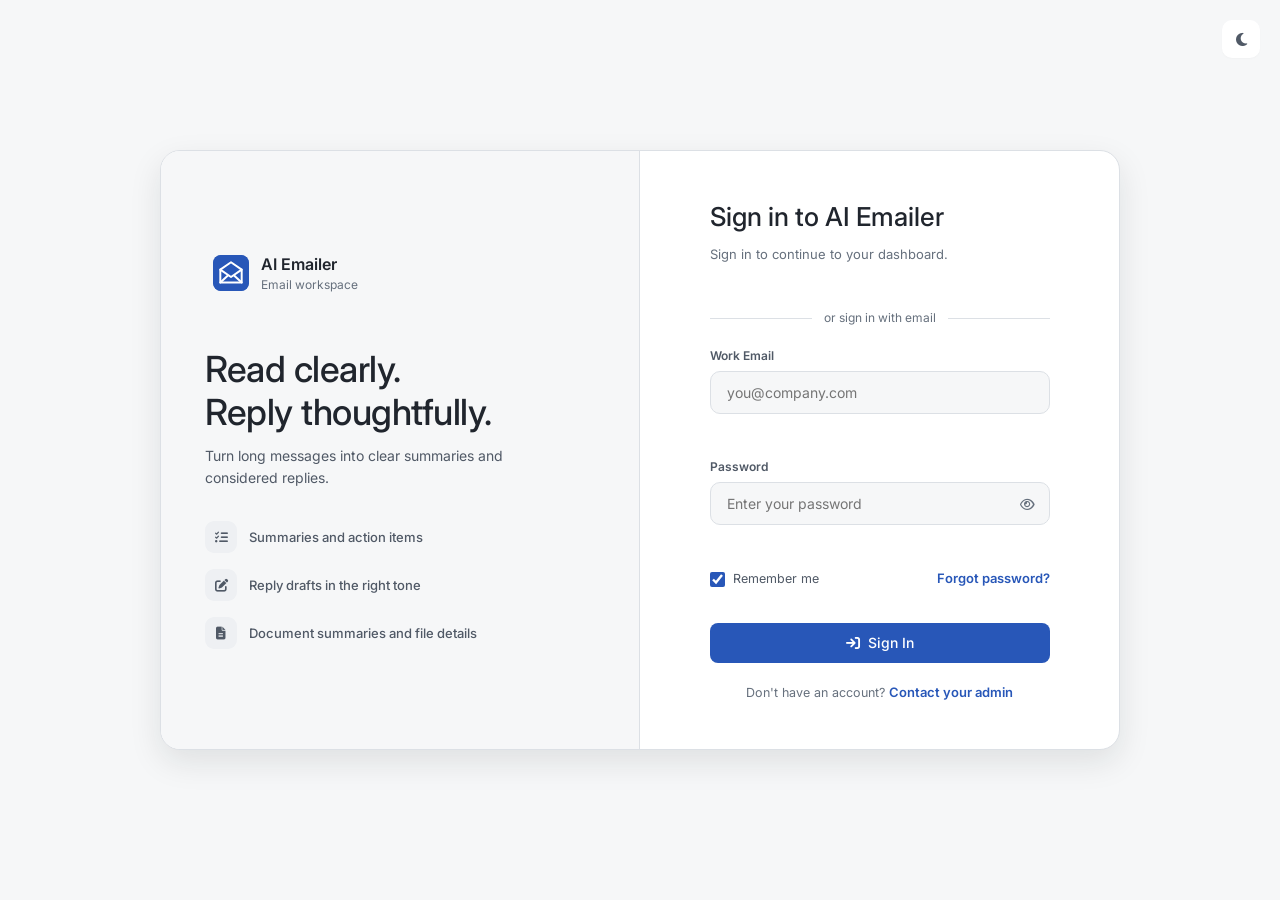
<file: app/settings.html>
<!DOCTYPE html>
<html lang="en" class="access-loading"><head>
<meta charset="utf-8"/>
<meta content="width=device-width, initial-scale=1.0" name="viewport"/>
<title>Settings | AI Emailer</title>
<link href="https://fonts.googleapis.com" rel="preconnect"/>
<link href="https://fonts.googleapis.com/css2?family=Inter:wght@400;500;600;700;800&amp;display=swap" rel="stylesheet"/>
<link href="https://cdnjs.cloudflare.com/ajax/libs/font-awesome/6.5.1/css/all.min.css" rel="stylesheet"/>
<link href="css/shared.css" rel="stylesheet"/>
<script>
  /* Apply saved theme before first paint to avoid a light/dark flash */
  (function () {
    var saved = localStorage.getItem("ai-emailer-theme");
    var theme = saved || (window.matchMedia && window.matchMedia("(prefers-color-scheme: dark)").matches ? "dark" : "light");
    document.documentElement.setAttribute("data-theme", theme);
  })();
</script>
<link rel="stylesheet" href="css/settings.css">
<link rel="stylesheet" href="css/shared-overrides.css">
<link rel="icon" type="image/svg+xml" href="icon/favicon.svg?v=2">
<link rel="icon" type="image/png" sizes="32x32" href="icon/favicon-32.png?v=2">
<link rel="icon" type="image/png" sizes="16x16" href="icon/favicon-16.png?v=2">
<link rel="shortcut icon" href="icon/favicon.ico?v=2">
<link rel="apple-touch-icon" sizes="180x180" href="icon/apple-touch-icon.png?v=2">
</head>
<body data-page="settings">
<script>if (!localStorage.getItem("ai-emailer-token")) window.location.replace("login.html");</script>
<a class="skip-link" href="#content">Skip to content</a>
<main class="content" id="content" tabindex="-1"><div class="demo-note" id="demoNotice" hidden><strong>Sample data</strong><span id="demoNoticeText"></span></div><section class="page active" id="page-settings">
<div class="page-head">
<div><h1>Settings</h1><p>Manage your account, security and integrations.</p></div>
</div>
<div class="settings-layout">
<div class="tab-group vertical" id="settingsTabs">
<button class="tab active" data-tab="profile"><i class="fa-solid fa-user"></i> Profile</button>
<button class="tab" data-tab="users"><i class="fa-solid fa-users"></i> Users</button>
<button class="tab" data-tab="roles"><i class="fa-solid fa-user-shield"></i> Roles</button>
<button class="tab" data-tab="dept"><i class="fa-solid fa-building"></i> Departments</button>
<button class="tab" data-tab="permissions"><i class="fa-solid fa-shield-halved"></i> Menu Permissions</button>
<button class="tab" data-tab="team"><i class="fa-solid fa-users-gear"></i> Teams</button>
<button class="tab" data-tab="security"><i class="fa-solid fa-lock"></i> Security</button>
<button class="tab" data-tab="integrations"><i class="fa-solid fa-plug"></i> Integrations</button>
<button class="tab" data-tab="notifications"><i class="fa-solid fa-bell"></i> Notifications</button>
</div>
<div class="settings-panel">
<div class="settings-tab active" id="tab-profile">
<div class="card">
<div class="card-head">
<h3>Profile Information</h3>
</div>
<div class="form-grid">
<label>
                    Full Name
                    <input autocomplete="name" id="profileFullName" type="text"/>
</label>
<label>
                    Email
                    <input autocomplete="email" id="profileUsername" type="email"/>
</label>
<label>
                    Role
                    <input disabled="" id="profileRole" type="text"/>
</label>
<label>
                    Organization
                    <input disabled="" id="profileOrganization" type="text"/>
</label>
<label>
                    Department
                    <input disabled="" id="profileDepartment" type="text"/>
</label>
<div class="profile-status-field">
<span class="status-label">Status: <span class="badge badge-green" id="profileStatusBadge">Active</span></span>
</div>
</div>
<p class="field-error" id="profileError"></p>
<button class="btn btn-primary" id="saveProfileBtn" type="button">
                  Save Changes
                </button>
</div>
</div>
<div class="settings-tab" id="tab-users">
<div class="card">
<div class="card-head">
<h3>Users</h3>
<button class="btn btn-primary small" id="addUserBtn"><i class="fa-solid fa-plus"></i> Add User</button>
</div>
<div class="reply-inbox-list" id="userList">
<p class="attach-preview-placeholder"><i class="fa-solid fa-spinner fa-spin"></i> Loading users...</p>
</div>
</div>
</div>
<div class="settings-tab" id="tab-roles">
<div class="card">
<div class="card-head">
<div>
<h3>Roles</h3>
<p class="settings-helper">Roles define what a user can access across the system.</p>
</div>
<button class="btn btn-primary small" id="addRoleBtn">
<i class="fa-solid fa-plus"></i> Add Role
                  </button>
</div>
<div class="reply-inbox-list" id="roleList">
<p class="attach-preview-placeholder"><i class="fa-solid fa-spinner fa-spin"></i> Loading roles...</p>
</div>
</div>
</div>
<div class="settings-tab" id="tab-dept">
<div class="card">
<div class="card-head">
<div>
<h3>Departments</h3>
<p class="settings-helper">Departments available in your organization.</p>
</div>
<button class="btn btn-primary small" id="addDepartmentBtn">
<i class="fa-solid fa-plus"></i> Add Department
                  </button>
</div>
<div class="reply-inbox-list" id="departmentList">
<p class="attach-preview-placeholder"><i class="fa-solid fa-spinner fa-spin"></i> Loading departments...</p>
</div>
</div>
</div>
<div class="settings-tab" id="tab-permissions">
<div class="card">
<div class="card-head">
<div>
<h3>Menu Permissions</h3>
<p class="settings-helper">Choose what each role can view, add, update, or delete.</p>
</div>
</div>
<div class="rbmp-layout">
<div class="rbmp-panel rbmp-roles-panel">
<div class="rbmp-panel-head">
<span>Title</span>
<span>Action</span>
</div>
<div id="rbmpRoleList">
<p class="attach-preview-placeholder"><i class="fa-solid fa-spinner fa-spin"></i> Loading roles...</p>
</div>
</div>
<div class="rbmp-panel rbmp-permission-panel">
<div class="rbmp-panel-head" id="rbmpPermissionHead">
<span>Select a role to manage its permissions</span>
<span></span>
</div>
<div id="rbmpPermissionTree">
<p class="attach-preview-placeholder">Pick a role on the left to view and edit its menu access.</p>
</div>
<div class="rbmp-save-bar" id="rbmpSaveBar" style="display:none;">
<p class="field-error" id="rbmpPermissionError"></p>
<button class="btn btn-primary small" id="rbmpSaveBtn" type="button">Save Permissions</button>
</div>
</div>
</div>
</div>
</div>
<div class="settings-tab" id="tab-team">
<div class="card">
<div class="card-head">
<div>
<h3>Teams</h3>
<p class="settings-helper">Manage teams and their department assignments.</p>
</div>
<button class="btn btn-primary small" id="addTeamBtn">
<i class="fa-solid fa-plus"></i> Add Team
                  </button>
</div>
<div class="reply-inbox-list" id="teamList">
<p class="attach-preview-placeholder"><i class="fa-solid fa-spinner fa-spin"></i> Loading teams...</p>
</div>
</div>
</div>
<div class="settings-tab" id="tab-security">
<div class="card">
<div class="card-head"><h3>Security</h3></div>
<div class="switch-row"><div><strong>Multi-Factor Authentication</strong><p>Add an extra layer of security to your account.</p></div><label class="switch"><input checked="" type="checkbox"/><span></span></label></div>
<div class="switch-row"><div><strong>Login Alerts</strong><p>Get notified of new device sign-ins.</p></div><label class="switch"><input checked="" type="checkbox"/><span></span></label></div>
<button class="btn btn-outline">Change Password</button>
</div>
</div>
<div class="settings-tab" id="tab-integrations">
<div class="card">
<div class="card-head"><h3>Connected Mailboxes</h3></div>
<div class="integration-row"><i class="fa-brands fa-google" style="color:#EA4335"></i><div><strong>Gmail</strong><p>Connected — synced 2 min ago</p></div><span class="badge badge-green">Connected</span></div>
<div class="integration-row"><i class="fa-brands fa-microsoft" style="color:#00A4EF"></i><div><strong>Outlook</strong><p>Not connected</p></div><button class="btn btn-outline small">Connect</button></div>
<div class="integration-row"><i class="fa-solid fa-server" style="color:#6C5CE7"></i><div><strong>Exchange</strong><p>Not connected</p></div><button class="btn btn-outline small">Connect</button></div>
</div>
</div>
<div class="settings-tab" id="tab-notifications">
<div class="card">
<div class="card-head"><h3>Notifications</h3></div>
<div class="switch-row"><div><strong>High Risk Threat Alerts</strong><p>Immediate alert for high-risk emails.</p></div><label class="switch"><input checked="" type="checkbox"/><span></span></label></div>
<div class="switch-row"><div><strong>Daily Summary Digest</strong><p>Receive a daily inbox summary at 9 AM.</p></div><label class="switch"><input checked="" type="checkbox"/><span></span></label></div>
<div class="switch-row"><div><strong>Product Updates</strong><p>News about new AI Emailer features.</p></div><label class="switch"><input type="checkbox"/><span></span></label></div>
</div>
</div>
</div>
</div>
</section></main><div aria-hidden="true" aria-labelledby="departmentModalTitle" aria-modal="true" class="attachment-modal" id="departmentModal" role="dialog">
<div class="attachment-modal__backdrop" data-close-department-modal=""></div>
<div class="attachment-modal__dialog user-modal-dialog settings-modal-dialog" role="document">
<button aria-label="Close" class="attachment-modal__close" data-close-department-modal="" type="button"><i class="fa-solid fa-xmark"></i></button>
<h2 id="departmentModalTitle">Add Department</h2>
<form data-id-dept="0" id="departmentModalForm">
<div class="form-grid">
<label>Department Name<input id="departmentFormName" maxlength="200" required="" type="text"/></label>
</div>
<p class="field-error" id="departmentFormError"></p>
<div class="user-modal-actions">
<button class="btn btn-outline" data-close-department-modal="" type="button">Cancel</button>
<button class="btn btn-primary" id="departmentFormSaveBtn" type="submit">Save</button>
</div>
</form>
</div>
</div><div aria-hidden="true" aria-labelledby="roleModalTitle" aria-modal="true" class="attachment-modal" id="roleModal" role="dialog">
<div class="attachment-modal__backdrop" data-close-role-modal=""></div>
<div class="attachment-modal__dialog user-modal-dialog settings-modal-dialog" role="document">
<button aria-label="Close" class="attachment-modal__close" data-close-role-modal="" type="button"><i class="fa-solid fa-xmark"></i></button>
<h2 id="roleModalTitle">Add Role</h2>
<form data-id-role="0" id="roleModalForm">
<div class="form-grid">
<label>Role Name<input id="roleFormName" maxlength="200" required="" type="text"/></label>
</div>
<p class="field-error" id="roleFormError"></p>
<div class="user-modal-actions">
<button class="btn btn-outline" data-close-role-modal="" type="button">Cancel</button>
<button class="btn btn-primary" id="roleFormSaveBtn" type="submit">Save</button>
</div>
</form>
</div>
</div><div aria-hidden="true" aria-labelledby="teamModalTitle" aria-modal="true" class="attachment-modal" id="teamModal" role="dialog">
<div class="attachment-modal__backdrop" data-close-team-modal=""></div>
<div class="attachment-modal__dialog user-modal-dialog settings-modal-dialog" role="document">
<button aria-label="Close" class="attachment-modal__close" data-close-team-modal="" type="button"><i class="fa-solid fa-xmark"></i></button>
<h2 id="teamModalTitle">Add Team</h2>
<form data-id-team="0" id="teamModalForm">
<div class="form-grid">
<label>Team Name<input id="teamFormName" maxlength="150" required="" type="text"/></label>
<label>Department
          <select id="teamFormDepartment" required=""></select>
</label>
</div>
<p class="field-error" id="teamFormError"></p>
<div class="user-modal-actions">
<button class="btn btn-outline" data-close-team-modal="" type="button">Cancel</button>
<button class="btn btn-primary" id="teamFormSaveBtn" type="submit">Save</button>
</div>
</form>
</div>
</div><div aria-hidden="true" aria-labelledby="teamMembersModalTitle" aria-modal="true" class="attachment-modal" id="teamMembersModal" role="dialog">
<div class="attachment-modal__backdrop" data-close-team-members-modal=""></div>
<div class="attachment-modal__dialog user-modal-dialog settings-modal-dialog" role="document">
<button aria-label="Close" class="attachment-modal__close" data-close-team-members-modal="" type="button"><i class="fa-solid fa-xmark"></i></button>
<h2 id="teamMembersModalTitle">Team Members</h2>
<p class="settings-helper" id="teamMembersModalSubtitle"></p>
<div class="tab-group team-members-tabs" id="teamMembersTabs">
<button class="tab active" data-member-tab="team" id="teamMembersTeamTabBtn" type="button">Team</button>
<button class="tab" data-member-tab="add" type="button">Add Member</button>
</div>
<div class="team-member-list team-members-panel active" data-member-panel="team" id="teamMemberList">
<p class="attach-preview-placeholder"><i class="fa-solid fa-spinner fa-spin"></i> Loading members...</p>
</div>
<div class="team-member-list team-members-panel" data-member-panel="add" id="addMemberList">
<p class="attach-preview-placeholder"><i class="fa-solid fa-spinner fa-spin"></i> Loading users...</p>
</div>
<p class="field-error" id="teamMembersFormError"></p>
<div class="user-modal-actions">
<button class="btn btn-outline" data-close-team-members-modal="" type="button">Cancel</button>
<button class="btn btn-primary" id="teamMembersSaveBtn" type="button">Save Members</button>
</div>
</div>
</div><div aria-hidden="true" aria-labelledby="userModalTitle" aria-modal="true" class="attachment-modal" id="userModal" role="dialog">
<div class="attachment-modal__backdrop" data-close-user-modal=""></div>
<div class="attachment-modal__dialog user-modal-dialog" role="document">
<button aria-label="Close" class="attachment-modal__close" data-close-user-modal="" type="button">
<i class="fa-solid fa-xmark"></i>
</button>
<h2 id="userModalTitle">Add User</h2>
<form data-id-user="0" data-mode="add" id="userModalForm">
<div class="form-grid">
<label>Full Name<input id="userFormFullName" required="" type="text"/></label>
<label>Username (email)<input id="userFormUsername" placeholder="@blackcap.com" required="" type="email"/></label>
<label id="userFormPasswordLabel">Password<input autocomplete="new-password" id="userFormPassword" type="password"/></label>
<label>Role
          <select id="userFormRole" required="">
<option value="">Choose Role</option>
</select>
</label>
<label>
            Department
          <select id="userFormDepartment">
<option value="">Choose Department</option>
</select>
</label>
<div class="status-field">
<span class="status-label">Status</span>
<div class="status-options">
<label class="status-option">
<input checked="" id="userFormIsActive" name="userStatus" type="radio" value="true"/>
<span>Active</span>
</label>
<label class="status-option">
<input id="userFormIsInactive" name="userStatus" type="radio" value="false"/>
<span>Inactive</span>
</label>
</div>
</div>
</div>
<p class="field-error" id="userFormError"></p>
<div class="user-modal-actions">
<button class="btn btn-outline" data-close-user-modal="" type="button">Cancel</button>
<button class="btn btn-primary" id="userFormSaveBtn" type="submit">Save</button>
</div>
</form>
</div>
</div><script src="https://code.jquery.com/jquery-3.7.1.min.js"></script>
<script src="js/api.js"></script>
<script src="js/data.js"></script>
<script src="js/shared.js"></script>
<script src="js/permissions.js"></script>
<script src="js/settings.js"></script>
</body></html>
</file>
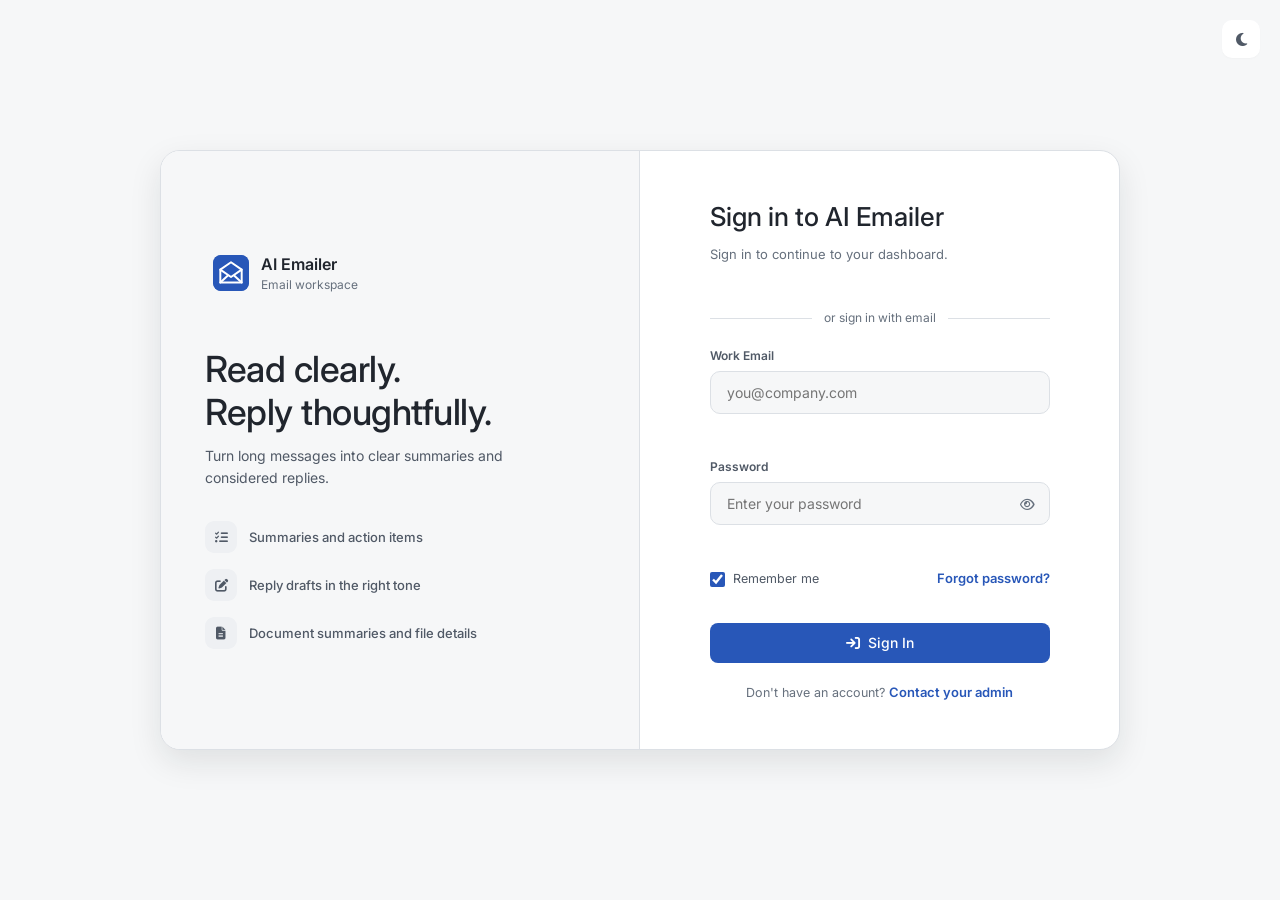
<file: app/threats.html>
<!DOCTYPE html>
<html lang="en" class="access-loading"><head>
<meta charset="utf-8"/>
<meta content="width=device-width, initial-scale=1.0" name="viewport"/>
<title>Threat | AI Emailer</title>
<link href="https://fonts.googleapis.com" rel="preconnect"/>
<link href="https://fonts.googleapis.com/css2?family=Inter:wght@400;500;600;700;800&amp;display=swap" rel="stylesheet"/>
<link href="https://cdnjs.cloudflare.com/ajax/libs/font-awesome/6.5.1/css/all.min.css" rel="stylesheet"/>
<link href="css/shared.css" rel="stylesheet"/>
<script>
  /* Apply saved theme before first paint to avoid a light/dark flash */
  (function () {
    var saved = localStorage.getItem("ai-emailer-theme");
    var theme = saved || (window.matchMedia && window.matchMedia("(prefers-color-scheme: dark)").matches ? "dark" : "light");
    document.documentElement.setAttribute("data-theme", theme);
  })();
</script>
<link rel="stylesheet" href="css/threat.css">
<link rel="stylesheet" href="css/shared-overrides.css">
<link rel="icon" type="image/svg+xml" href="icon/favicon.svg?v=2">
<link rel="icon" type="image/png" sizes="32x32" href="icon/favicon-32.png?v=2">
<link rel="icon" type="image/png" sizes="16x16" href="icon/favicon-16.png?v=2">
<link rel="shortcut icon" href="icon/favicon.ico?v=2">
<link rel="apple-touch-icon" sizes="180x180" href="icon/apple-touch-icon.png?v=2">
</head>
<body data-page="threat">
<script>if (!localStorage.getItem("ai-emailer-token")) window.location.replace("login.html");</script>
<a class="skip-link" href="#content">Skip to content</a>
<main class="content" id="content" tabindex="-1"><div class="demo-note" id="demoNotice" hidden><strong>Sample data</strong><span id="demoNoticeText"></span></div><section class="page active" id="page-threat">
<div class="page-head">
<div><h1>Threat Detection</h1><p>Phishing &amp; fake email analysis engine.</p></div>
<button class="btn btn-outline"><i class="fa-solid fa-file-export"></i> Export Report</button>
</div>
<div class="stat-grid stat-grid-3">
<div class="stat-card"><div class="stat-icon green"><i class="fa-solid fa-shield"></i></div>
<div class="stat-info"><span class="stat-label">Safe</span><span class="stat-value">11,982</span></div></div>
<div class="stat-card"><div class="stat-icon amber"><i class="fa-solid fa-shield-halved"></i></div>
<div class="stat-info"><span class="stat-label">Medium Risk</span><span class="stat-value">631</span></div></div>
<div class="stat-card"><div class="stat-icon red"><i class="fa-solid fa-skull-crossbones"></i></div>
<div class="stat-info"><span class="stat-label">High Risk</span><span class="stat-value">234</span></div></div>
</div>
<div class="card table-card">
<div class="card-head"><h3>Scanned Emails</h3></div>
<table class="data-table">
<thead><tr><th>Sender</th><th>SPF</th><th>DKIM</th><th>DMARC</th><th>Risk</th><th>Confidence</th></tr></thead>
<tbody id="threatBody"></tbody>
</table>
</div>
</section></main><script src="https://code.jquery.com/jquery-3.7.1.min.js"></script>
<script src="js/api.js"></script>
<script src="js/data.js"></script>
<script src="js/shared.js"></script>
<script src="js/permissions.js"></script>
<script src="js/threat.js"></script>
</body></html>
</file>
<file: app/css/shared.css>
/* Shared UI palette: quiet surfaces, a single correspondence accent. */
:root{
  color-scheme:light;
  --bg:#f6f7f8;
  --sidebar-bg:#fcfcfd;
  --card-bg:#ffffff;
  --raised:#eef0f3;
  --border:#dce0e5;
  --primary:#2857b8;
  --primary-hover:#204996;
  --primary-dark:#244fa8;
  --primary-light:#edf2fc;
  --active-pill:var(--primary-light);
  --text-dark:#20252d;
  --text-mid:#505966;
  --text-muted:#66707d;
  --text:var(--text-dark);
  --text-secondary:var(--text-mid);
  --success:#217148; --success-bg:#eaf4ed;
  --danger:#b53338; --danger-bg:#fceef0;
  --warning:#805414; --warning-bg:#fbf2df;
  --info:var(--primary-dark); --info-bg:var(--primary-light);
  --purple:var(--text-mid); --purple-bg:var(--raised);
  --chart-2:#66788e; --chart-3:#8898aa; --chart-4:#aeb9c6; --chart-5:#d1d8e0;
  --radius:12px;
  --radius-sm:8px;
  --shadow:0 1px 2px rgba(20,25,32,.025);
  --shadow-md:0 12px 32px rgba(20,25,32,.10);
}
[data-theme="dark"]{
  color-scheme:dark;
  --bg:#151719;
  --sidebar-bg:#191b1e;
  --card-bg:#1d2024;
  --raised:#292d33;
  --border:#373c44;
  --primary:#315fb9;
  --primary-hover:#3b6bca;
  --primary-dark:#a8c5ff;
  --primary-light:#24334d;
  --text-dark:#edf0f3;
  --text-mid:#bec5ce;
  --text-muted:#9ca6b3;
  --success:#86d3a5; --success-bg:#22372c;
  --danger:#ff9ca3; --danger-bg:#3e282d;
  --warning:#eac17c; --warning-bg:#3b3224;
  --chart-2:#a2b0c2; --chart-3:#8192a7; --chart-4:#65758a; --chart-5:#4e5a6b;
  --shadow:none;
  --shadow-md:0 16px 40px rgba(0,0,0,.32);
}

*{box-sizing:border-box;margin:0;padding:0;}
html{transition:background-color .2s ease;}
body{
  font-family:'Inter',-apple-system,BlinkMacSystemFont,sans-serif;
  background:var(--bg);
  color:var(--text-dark);
  -webkit-font-smoothing:antialiased;
  transition:background-color .2s ease, color .2s ease;
}
body, .sidebar, .topbar, .card, .stat-card, .category-card, .attach-card,
.org-card, .smart-search-box, .query-chip, .dropzone, .btn-outline,
.mini-select, .tab, .reply-textarea, .form-grid input, .nav-item{
  transition:background-color .2s ease, color .2s ease, border-color .2s ease;
}
a{text-decoration:none;color:inherit;}
button{font-family:inherit;cursor:pointer;border:none;background:none;}
input,select,textarea{font-family:inherit;}
ul{list-style:none;}

/* ==========================================================================
   Layout
   ========================================================================== */
.app{display:flex;min-height:100vh;}

.sidebar{
  width:256px;flex-shrink:0;background:var(--sidebar-bg);
  border-right:1px solid var(--border);
  display:flex;flex-direction:column;
  padding:24px 16px;
  position:sticky;top:0;height:100vh;
}
.main{flex:1;min-width:0;display:flex;flex-direction:column;}

/* ==========================================================================
   Sidebar
   ========================================================================== */
.brand{display:flex;align-items:center;gap:12px;padding:4px 8px 28px;}
.brand-icon{
  width:36px;height:36px;border-radius:8px;
  background:var(--primary);
  color:#fff;display:flex;align-items:center;justify-content:center;font-size:17px;
  box-shadow:none;
}
.brand-text{display:flex;flex-direction:column;line-height:1.2;}
.brand-name{font-weight:500;font-size:16px;letter-spacing:-.2px;}
.brand-tag{font-size:11px;color:var(--text-muted);font-weight:600;}

.nav{display:flex;flex-direction:column;gap:3px;flex:1;overflow-y:auto;}
.nav-item{
  display:flex;align-items:center;gap:12px;
  padding:10px 12px;border-radius:10px;
  font-size:14px;font-weight:500;color:var(--text-mid);
  transition:background-color .15s ease,color .15s ease;
}
.nav-item i{width:18px;text-align:center;font-size:14px;color:var(--text-muted);}
.nav-item:hover{background:var(--raised);color:var(--text-dark);}
.nav-item:hover i{color:var(--primary);}
.nav-item.active{background:var(--primary-light);color:var(--primary-dark);box-shadow:inset 3px 0 var(--primary);}
.nav-item.active i{color:inherit;}

.sidebar-footer{padding-top:12px;border-top:1px solid var(--border);margin-top:8px;}
.nav-item.logout{color:var(--danger);}
.nav-item.logout i{color:var(--danger);}

/* ==========================================================================
   Topbar
   ========================================================================== */
.topbar{
  height:64px;flex-shrink:0;background:var(--card-bg);border-bottom:1px solid var(--border);
  display:flex;align-items:center;justify-content:space-between;
  padding:0 32px;position:sticky;top:0;z-index:10;
}
.search-box{
  display:flex;align-items:center;gap:10px;background:var(--bg);
  border-radius:10px;padding:9px 14px;width:360px;max-width:40vw;
}
.search-box i{color:var(--text-muted);font-size:13px;}
.search-box input{border:none;background:none;outline:none;width:100%;font-size:14px;color:var(--text-dark);}

.topbar-right{display:flex;align-items:center;gap:14px;}
.icon-btn{
  position:relative;width:38px;height:38px;border-radius:10px;
  display:flex;align-items:center;justify-content:center;
  color:var(--text-mid);font-size:15px;background:var(--bg);
}
.icon-btn:hover{background:var(--primary-light);color:var(--primary-dark);}
.icon-btn .dot{position:absolute;top:8px;right:9px;width:7px;height:7px;border-radius:50%;background:var(--danger);border:1.5px solid #fff;}

.divider-v{width:1px;height:28px;background:var(--border);}

.user-chip{display:flex;align-items:center;gap:10px;cursor:pointer;padding:4px;border-radius:10px;}
.user-chip:hover{background:var(--bg);}
.avatar{
  width:36px;height:36px;border-radius:50%;
  background:var(--primary);color:#fff;
  display:flex;align-items:center;justify-content:center;font-weight:600;font-size:13px;
}
.user-meta{display:flex;flex-direction:column;line-height:1.25;}
.user-name{font-size:13px;font-weight:600;}
.user-role{font-size:11px;color:var(--text-muted);}
.user-chip>i{font-size:10px;color:var(--text-muted);}

/* ==========================================================================
   Content / Pages
   ========================================================================== */
.content{padding:32px 32px 64px;max-width:1600px;width:100%;margin:0 auto;}
.page{display:none;animation:fadeIn .25s ease;}
.page.active{display:block;}
@keyframes fadeIn{from{opacity:0;transform:translateY(6px);}to{opacity:1;transform:translateY(0);}}

.page-head{display:flex;align-items:flex-start;justify-content:space-between;margin-bottom:24px;gap:16px;flex-wrap:wrap;}
.page-head h1{font-size:30px;font-weight:500;letter-spacing:-.3px;}
.page-head p{font-size:14px;color:var(--text-muted);margin-top:3px;}

/* ==========================================================================
   Buttons
   ========================================================================== */
.btn{display:inline-flex;align-items:center;gap:8px;padding:10px 18px;border-radius:10px;font-size:14px;font-weight:600;transition:background-color .15s ease,color .15s ease,border-color .15s ease;white-space:nowrap;}
.btn-primary{background:var(--primary);color:#fff;box-shadow:none;}
.btn-primary:hover{background:var(--primary-hover);}
.btn-outline{background:var(--card-bg);color:var(--text-mid);border:1px solid var(--border);}
.btn-outline:hover{border-color:var(--primary);color:var(--primary-dark);}
.btn.small{padding:7px 12px;font-size:12px;}
.btn.full{width:100%;justify-content:center;margin-top:14px;}

/* ==========================================================================
   Cards
   ========================================================================== */
.card{background:var(--card-bg);border:1px solid var(--border);border-radius:var(--radius);box-shadow:var(--shadow);padding:20px;}
.card-head{display:flex;align-items:center;justify-content:space-between;margin-bottom:16px;gap:10px;}
.card-head h3{font-size:15px;font-weight:600;}
.link-btn{font-size:13px;font-weight:600;color:var(--primary);display:flex;align-items:center;gap:6px;}
.mini-select{border:1px solid var(--border);border-radius:8px;padding:6px 10px;font-size:12px;color:var(--text-mid);background:var(--card-bg);}

/* ==========================================================================
   Stat cards
   ========================================================================== */
.stat-grid{display:grid;grid-template-columns:repeat(4,1fr);gap:20px;margin-bottom:20px;}
.stat-grid-3{grid-template-columns:repeat(3,1fr);}
.stat-grid-6{grid-template-columns:repeat(6,1fr);}
.stat-card{background:var(--card-bg);border:1px solid var(--border);border-radius:var(--radius);box-shadow:var(--shadow);padding:20px;display:flex;align-items:center;gap:14px;}
.stat-icon{width:46px;height:46px;border-radius:12px;display:flex;align-items:center;justify-content:center;font-size:18px;flex-shrink:0;}
.stat-icon.blue{background:var(--info-bg);color:var(--info);}
.stat-icon.red{background:var(--danger-bg);color:var(--danger);}
.stat-icon.purple{background:var(--purple-bg);color:var(--purple);}
.stat-icon.green{background:var(--success-bg);color:var(--success);}
.stat-icon.amber{background:var(--warning-bg);color:var(--warning);}
.stat-info{display:flex;flex-direction:column;gap:2px;min-width:0;}
.stat-label{font-size:12px;color:var(--text-muted);font-weight:600;}
.stat-value{font-size:30px;font-weight:500;letter-spacing:-.3px;}
.stat-trend{font-size:12px;font-weight:600;display:flex;align-items:center;gap:4px;}
.stat-trend.up{color:var(--success);}
.stat-trend.down{color:var(--danger);}

/* ==========================================================================
   Tables
   ========================================================================== */
.table-card{overflow-x:auto;}
.data-table{width:100%;border-collapse:collapse;min-width:600px;}
.data-table th{text-align:left;font-size:12px;text-transform:none;letter-spacing:normal;color:var(--text-muted);padding:10px 12px;border-bottom:1px solid var(--border);}
.data-table td{padding:12px;font-size:13px;border-bottom:1px solid var(--border);color:var(--text-mid);vertical-align:middle;}
.data-table tr:last-child td{border-bottom:none;}
.sender-cell{display:flex;align-items:center;gap:10px;}
.sender-cell .mini-avatar{width:30px;height:30px;border-radius:50%;background:var(--primary-light);color:var(--primary-dark);display:flex;align-items:center;justify-content:center;font-size:11px;font-weight:600;flex-shrink:0;}
.sender-cell strong{color:var(--text-dark);font-size:13px;display:block;}
.sender-cell span{font-size:12px;color:var(--text-muted);}

.badge{display:inline-flex;align-items:center;gap:5px;padding:4px 10px;border-radius:6px;font-size:12px;font-weight:500;}
.badge-green{background:var(--success-bg);color:var(--success);}
.badge-red{background:var(--danger-bg);color:var(--danger);}
.badge-amber{background:var(--warning-bg);color:var(--warning);}
.badge-blue{background:var(--info-bg);color:var(--info);}
.badge-purple{background:var(--purple-bg);color:var(--purple);}
.badge-gray{background:var(--raised);color:var(--text-mid);}


/* Attachment analysis modal */
body.modal-open{overflow:hidden;}
.attachment-modal{position:fixed;inset:0;z-index:100;display:none;align-items:center;justify-content:center;padding:24px;}
.attachment-modal.is-open{display:flex;}
.attachment-modal__backdrop{position:absolute;inset:0;background:rgba(10,14,20,.58);}
.attachment-modal__dialog{position:relative;width:min(1120px,100%);max-height:calc(100vh - 48px);overflow:auto;padding:36px;background:var(--card-bg);border:1px solid var(--border);border-radius:16px;box-shadow:var(--shadow-md);color:var(--text-dark);}
.attachment-modal__close{position:absolute;right:26px;top:24px;color:var(--text-mid);font-size:22px;padding:6px;}
.attachment-modal__close:hover{color:var(--text-dark);}
.attachment-modal__header{display:flex;align-items:center;gap:16px;padding-right:46px;}
.attachment-modal__file-icon{width:62px;height:62px;border-radius:14px;display:grid;place-items:center;font-size:24px;flex-shrink:0;}
.attachment-modal__header h2{font-size:22px;line-height:1.25;overflow-wrap:anywhere;}
.attachment-modal__header p{margin-top:5px;color:var(--text-muted);font-size:15px;}.attachment-modal__header p span{padding:0 7px;}
.attachment-modal__actions{display:flex;justify-content:flex-end;gap:12px;margin:8px 14px 20px 0;}
.attachment-modal__action{display:inline-flex;align-items:center;gap:10px;border:1px solid var(--border);border-radius:10px;padding:12px 18px;color:var(--text-dark);background:var(--bg);font-weight:600;}
.attachment-modal__action:hover:not(:disabled){background:var(--raised);border-color:var(--primary);}.attachment-modal__action:disabled{opacity:.45;cursor:not-allowed;}
.attachment-modal__body{display:grid;grid-template-columns:1.15fr .95fr;gap:26px;}
.attachment-modal__summary,.attachment-modal__info{padding:28px;background:var(--bg);border:1px solid var(--border);}
.attachment-modal h3{font-size:17px;margin:0 0 18px;}.attachment-modal h3 i{color:var(--text-muted);margin-right:10px;}
.attachment-modal__summary-copy{border:1px solid var(--border);border-radius:13px;padding:22px;color:var(--text-mid);line-height:1.65;font-size:15px;}
.attachment-modal__summary-copy h4{color:var(--text-dark);font-size:15px;margin:24px 0 9px;}.attachment-modal__topics{list-style:disc;padding-left:23px;display:grid;gap:5px;}.attachment-modal__topics li::marker{color:var(--text-muted);}.attachment-modal__empty{color:var(--text-muted);}
.attachment-modal__info dl{margin:0;display:grid;gap:20px;}.attachment-modal__info dl>div{display:grid;gap:4px;}.attachment-modal__info dt{color:var(--text-muted);font-size:14px;}.attachment-modal__info dt i{width:28px;color:var(--text-muted);}.attachment-modal__info dd{margin:0 0 0 28px;color:var(--text-dark);font-size:15px;overflow-wrap:anywhere;}
.attachment-modal__description{border-top:1px solid var(--border);margin-top:28px;padding-top:24px;}.attachment-modal__description h4{margin:0 0 12px;color:var(--text-dark);font-size:15px;}.attachment-modal__description h4 i{color:var(--text-muted);margin-right:9px;}.attachment-modal__description p{margin:0;padding:16px;border-radius:12px;background:var(--raised);color:var(--text-mid);line-height:1.55;}


.status-field {
    display: flex;
    flex-direction: column;
    gap: 8px;
}

.status-label {
    font-size: 13px;
    font-weight: 600;
    color: var(--text);
}

.status-options {
    display: flex;
    align-items: center;
    gap: 22px;
}

.status-option {
    display: inline-flex;
    align-items: center;
    gap: 7px;
    cursor: pointer;
    font-size: 13px;
    color: var(--text);
    margin: 0;
}

.status-option input[type="radio"] {
    width: 15px;
    height: 15px;
    margin: 0;
    cursor: pointer;
    accent-color: var(--primary);
}
.profile-status-field {
  display: flex;
  flex-direction: column;
  gap: 8px;
}

.profile-status-field .status-label {
  font-size: 13px;
  font-weight: 600;
  color: var(--text-muted, #7a7f8c);
}

.profile-status-field .badge {
  width: fit-content;
}

/* Shared tabs and identity components */
.tab-group{display:flex;gap:6px;background:var(--bg);padding:4px;border-radius:10px;}
.tab{padding:7px 14px;font-size:13px;font-weight:600;color:var(--text-mid);border-radius:8px;}
.tab.active{background:var(--card-bg);color:var(--primary-dark);box-shadow:var(--shadow);}

.mini-avatar{width:44px;height:44px;border-radius:50%;border:1px solid var(--border);background:var(--raised);color:var(--text-dark);display:flex;align-items:center;justify-content:center;flex-shrink:0;font-weight:600;font-size:14px;overflow:hidden;}
.mini-avatar-name{margin-top:4px;font-size:12px;font-weight:500;text-align:center;color:var(--text-mid);max-width:72px;white-space:nowrap;overflow:hidden;text-overflow:ellipsis;}
.brand-icon img{display:block;width:100%;height:100%;border-radius:inherit;}

/* Permission checks finish before page content or navigation becomes visible. */
.access-loading #content, .access-loading .nav { visibility: hidden; }
.permission-hidden { display: none !important; }
.permission-denied-control { pointer-events: none !important; opacity: .45; }
button.permission-denied-control, input.permission-denied-control { visibility: hidden; }

.permission-denied-control.permission-readonly-row { visibility: visible; opacity: 1; }
</file>
<file: app/css/attachments.css>
/* ==========================================================================
   Attachments
   ========================================================================== */
.dropzone{border:2px dashed var(--border);border-radius:var(--radius);padding:36px;text-align:center;color:var(--text-muted);margin-bottom:24px;background:var(--card-bg);cursor:pointer;transition:background-color .15s ease,color .15s ease,border-color .15s ease;}
.dropzone.dz-active{border-color:var(--primary);background:var(--bg);}
.dropzone i{font-size:26px;color:var(--primary);margin-bottom:10px;}
.dropzone p{font-size:14px;color:var(--text-mid);}
.dropzone p span{color:var(--primary);font-weight:600;text-decoration:underline;cursor:pointer;}
.dz-sub{display:block;font-size:12px;margin-top:6px;color:var(--text-muted);}
.attach-grid{display:grid;grid-template-columns:repeat(auto-fill,minmax(260px,1fr));gap:16px;align-items:start;}
.attach-card{position:relative;background:var(--card-bg);border:1px solid var(--border);border-radius:var(--radius);box-shadow:var(--shadow);padding:16px;text-align:left;color:var(--text-dark);width:100%;}
.attach-card:hover{border-color:var(--primary);background:var(--raised);}
.attach-top{display:flex;align-items:center;gap:12px;margin-bottom:10px;}
.attach-icon{width:42px;height:42px;border-radius:10px;display:flex;align-items:center;justify-content:center;font-size:17px;flex-shrink:0;}
.attach-top strong{font-size:13px;display:block;}
.attach-top span{font-size:11px;color:var(--text-muted);}
.attach-summary{position:relative;font-size:13px;color:var(--text-mid);line-height:1.6;background:var(--bg);padding:10px;border-radius:8px;}
.attach-summary__text{display:-webkit-box;-webkit-box-orient:vertical;-webkit-line-clamp:3;overflow:hidden;}
.attach-summary::after{content:attr(data-tooltip);position:absolute;z-index:5;left:0;right:0;bottom:calc(100% + 8px);display:none;max-height:180px;overflow-y:auto;overscroll-behavior:contain;padding:10px;border:1px solid var(--border);border-radius:8px;background:var(--card-bg);box-shadow:var(--shadow-md);color:var(--text-dark);line-height:1.55;white-space:normal;overflow-wrap:anywhere;scrollbar-width:thin;scrollbar-color:var(--primary) var(--bg);}
.attach-summary:hover::after,.attach-card:focus-visible .attach-summary::after{display:block;}
.attach-threat{margin-top:10px;display:flex;align-items:center;gap:8px;font-size:12px;color:var(--text-muted);}


/* The short summary must not stretch to the file-information height. */
#attachmentModal .attachment-modal__body{align-items:start;}
#attachmentModal .attachment-modal__close{position:sticky;top:0;right:0;float:right;z-index:2;margin:-12px -12px 0 12px;background:var(--card-bg);border-radius:8px;}
</file>
<file: app/css/shared-overrides.css>
/* ==========================================================================
   Responsive
   ========================================================================== */
@media (max-width: 1100px){
  .stat-grid{grid-template-columns:repeat(2,1fr);}
  .stat-grid-6{grid-template-columns:repeat(3,1fr);}
  .chart-grid,.reply-layout,.inbox-layout,.license-grid,.settings-layout{grid-template-columns:1fr;}
}
@media (max-width: 760px){
  .sidebar{position:fixed;left:0;transform:translateX(-100%);visibility:hidden;z-index:50;transition:transform .18s ease,visibility .18s ease;box-shadow:var(--shadow-md);}
  .sidebar.open{transform:translateX(0);visibility:visible;}
  .stat-grid,.stat-grid-3,.stat-grid-6{grid-template-columns:repeat(2,1fr);}
  .search-box{width:180px;}
  .attachment-modal{padding:12px;}
  .attachment-modal__dialog{max-height:calc(100vh - 24px);padding:26px 18px;}
  .attachment-modal__header h2{font-size:18px;}
  .attachment-modal__file-icon{width:50px;height:50px;font-size:20px;}
  .attachment-modal__actions{justify-content:flex-start;margin:22px 0 18px;}
  .attachment-modal__action{padding:10px 13px;}
  .attachment-modal__body{grid-template-columns:1fr;gap:14px;}
  .attachment-modal__summary,.attachment-modal__info{padding:20px;}
}

.org-users-grid {
    display: grid;
    grid-template-columns: repeat(auto-fill, minmax(280px, 1fr));
    gap: 14px;
    padding: 4px 0;
}

.org-user-card {
    display: flex;
    align-items: center;
    gap: 14px;
    padding: 16px;
    border: 1px solid var(--border);
    border-radius: 12px;
    background: var(--card-bg);
    transition: border-color 0.2s ease;
}

.org-user-card:hover {
    border-color: var(--primary);
}

.user-avatar-wrapper {
    display: flex;
    flex-direction: column;
    align-items: center;
    justify-content: center;
    flex-shrink: 0;
}

.org-user-info {
    min-width: 0;
    flex: 1;
    display: flex;
    flex-direction: column;
    gap: 3px;
}

.org-user-info strong {
    font-size: 14px;
    white-space: nowrap;
    overflow: hidden;
    text-overflow: ellipsis;
}

.org-user-info span {
    font-size: 12px;
    color: var(--text-muted);
    white-space: nowrap;
    overflow: hidden;
    text-overflow: ellipsis;
}

.org-user-meta {
    display: flex;
    flex-direction: column;
    align-items: flex-end;
    gap: 5px;
}

.org-user-dept {
    font-size: 11px;
    color: var(--text-muted);
}

.member-count {
    font-size: 12px;
    color: var(--text-muted);
}

.org-users-loading,
.org-users-empty {
    min-height: 120px;
    display: flex;
    align-items: center;
    justify-content: center;
    gap: 8px;
    color: var(--text-muted);
}

span#user-status {
    font-size: small;
}

/* ==========================================================================
   USERS TAB (Settings) — add/edit user modal + list
   ========================================================================== */
.form-grid select{padding:10px 12px;border:1px solid var(--border);border-radius:9px;font-size:13px;color:var(--text-dark);background:var(--card-bg);}
.field-error{color:var(--danger);font-size:12px;font-weight:500;min-height:16px;margin:0 0 8px;}

.user-modal-dialog{max-width:520px;padding:32px;}
.user-modal-dialog h2{font-size:18px;font-weight:600;margin-bottom:18px;}
.user-modal-actions{display:flex;justify-content:flex-end;gap:10px;margin-top:4px;}



/*Added this for user list inactive badge*/
span#inactiveBadge {
    background-color: var(--raised);
}

/* Role Based Menu Permission tab */
.rbmp-layout { display:grid; grid-template-columns: 300px 1fr; gap:16px; margin-top:14px; }
@media (max-width: 860px) { .rbmp-layout { grid-template-columns: 1fr; } }
.rbmp-panel { border:1px solid var(--border, #e5e7eb); border-radius:10px; overflow:hidden; }
.rbmp-panel-head {
  display:flex; align-items:center; justify-content:space-between;
  padding:10px 14px; font-size:12px; color:var(--text-muted, #7a7f8c);
  border-bottom:1px solid var(--border, #ececf2); background:var(--bg);
}
.rbmp-role-row {
  display:flex; align-items:center; justify-content:space-between; gap:10px;
  width:100%; padding:11px 14px; border:0; border-bottom:1px solid var(--border, #ececf2);
  background:transparent; text-align:left; cursor:pointer; color:inherit;
}
.rbmp-role-row:last-child { border-bottom:0; }
.rbmp-role-row:hover { background:var(--raised); }
.rbmp-role-row.active { background:var(--primary-light); border-left:3px solid var(--primary-dark); padding-left:11px; }
.rbmp-role-row .rbmp-role-name { font-weight:600; font-size:13px; }
.rbmp-role-row .rbmp-role-count { font-size:11px; color:var(--text-muted, #7a7f8c); }
.rbmp-role-actions { display:flex; gap:10px; flex:0 0 auto; }
.rbmp-role-actions button { border:0; background:transparent; cursor:pointer; color:var(--text-muted, #7a7f8c); padding:2px; }
.rbmp-role-actions button:hover { color:var(--primary-dark); }
.rbmp-add-role-row { padding:10px 14px; border-top:1px solid var(--border, #ececf2); }
.rbmp-add-role-row button { border:0; background:transparent; color:var(--primary-dark); font-weight:600; font-size:12px; cursor:pointer; padding:0; }

.permission-row {
  display:flex; align-items:center; justify-content:space-between; gap:10px;
  padding:10px 14px; border-bottom:1px solid var(--border, #ececf2);
}
.permission-row:last-child { border-bottom:0; }
.permission-row .permission-label { display:flex; align-items:center; gap:8px; font-size:13px; min-width:0; }
.permission-row .permission-label i { width:16px; color:var(--text-muted, #7a7f8c); }
.permission-row.nested { padding-left:42px; }
.permission-row.nested .permission-label { font-size:12px; color:var(--text-secondary, #4b4f5c); }
.permission-toggle-chevron { background:transparent; border:0; cursor:pointer; color:var(--text-muted, #7a7f8c); padding:0 2px 0 0; font-size:12px; }
.permission-pill {
  border:0; cursor:pointer; font-size:11px; font-weight:600; border-radius:6px;
  padding:5px 12px; min-width:56px; text-align:center;
}
.permission-pill.is-allow { background:var(--success-bg); color:var(--success); }
.permission-pill.is-deny { background:rgba(122,127,140,.18); color:var(--text-muted, #7a7f8c); }
.rbmp-save-bar { display:flex; align-items:center; justify-content:flex-end; gap:12px; padding:12px 14px; border-top:1px solid var(--border, #ececf2); }
.rbmp-save-bar .field-error { margin:0; flex:1; }

.attach-card { display: flex; flex-direction: column; height: 100%; }
.attach-summary { flex: 1 1 auto; }
.attach-summary__text {
  display: -webkit-box;
  -webkit-line-clamp: 3;
  line-clamp: 3;
  -webkit-box-orient: vertical;
  overflow: hidden;
  text-overflow: ellipsis;
}

/* Settings lists and dialogs */

  .settings-helper { margin: 4px 0 0; font-size: 12px; color: var(--text-muted, #7a7f8c); }
  .settings-list-row {
    display:flex; align-items:center; gap:12px; width:100%;
    padding:12px 14px; border:0; border-bottom:1px solid var(--border, #ececf2);
    background:transparent; text-align:left; color:inherit;
  }
  .settings-list-row:last-child { border-bottom:0; }
  .settings-list-row:hover { background:var(--raised); }
  .settings-list-main { flex:1; min-width:0; }
  .settings-list-title { display:block; font-weight:600; }
  .settings-list-sub { display:block; margin-top:3px; font-size:12px; color:var(--text-muted, #7a7f8c); }
  .settings-list-action { flex:0 0 auto; }
  .icon-btn.small-action {
    width:34px; height:34px; border:1px solid var(--border, #e5e7eb);
    border-radius:8px; background:transparent; cursor:pointer;
  }
  .icon-btn.small-action:hover { background:var(--primary-light); }
  .team-member-list { max-height:420px; overflow:auto; border:1px solid var(--border, #e5e7eb); border-radius:10px; }
  .team-member-option {
    display:flex; align-items:center; gap:12px; padding:12px 16px;
    border-bottom:1px solid var(--border, #ececf2);
  }
  .team-member-option:last-child { border-bottom:0; }
  .team-member-option input { width:17px; height:17px; accent-color:var(--primary); }
  .team-member-meta { min-width:0; }
  .team-member-meta strong, .team-member-meta span { display:block; }
  .team-member-meta span { font-size:12px; color:var(--text-muted, #7a7f8c); margin-top:2px; }
  .settings-modal-dialog { max-width:560px; }
  .team-members-tabs { margin:16px 0 12px; }
  .team-members-panel { display:none; }
  .team-members-panel.active { display:block; }

/* Shared interaction states and readable content */
[hidden]{display:none!important;}
body{font-size:14px;line-height:1.5;}
button,input,select,textarea{font-size:inherit;}
button:disabled{cursor:not-allowed;opacity:.55;}
:where(a,button,input,select,textarea,[tabindex]):focus-visible{outline:2px solid var(--primary-dark);outline-offset:3px;}
.switch input:focus-visible+span{outline:2px solid var(--primary-dark);outline-offset:3px;}
.search-box:focus-within,.smart-search-box:focus-within{outline:2px solid var(--primary-dark);outline-offset:2px;}
.skip-link{position:fixed;top:-80px;left:16px;z-index:200;padding:12px 16px;background:var(--card-bg);border:1px solid var(--primary);border-radius:8px;}
.skip-link:focus{top:12px;}
.menu-toggle,.sidebar-close,.sidebar-backdrop{display:none;}
.nav-item{min-height:36px;padding:8px 12px;border-radius:8px;}
.nav-item i{font-size:16px;}
.brand-name{font-weight:600;letter-spacing:normal;}
.brand-tag{margin-top:4px;font-size:12px;font-weight:400;}
.page-head p{color:var(--text-mid);margin-top:8px;}
.btn{min-height:40px;padding:8px 16px;border-radius:8px;font-weight:500;}
.btn.small{min-height:36px;}
.stat-icon{display:none;}
.stat-info{gap:8px;}
.stat-value,.org-card strong,.legend-list strong{font-variant-numeric:tabular-nums;}
.stat-label{font-weight:400;color:var(--text-mid);}
.stat-trend.up,.stat-trend.down{color:var(--text-muted);font-weight:400;}
.chart-card{min-width:0;}
.chart-card canvas{max-width:100%;}
#categoryChart{max-height:180px;}
.data-table th{font-size:12px;font-weight:500;background:var(--bg);}
.data-table td{padding:16px 12px;}
.badge{white-space:nowrap;}
.inbox-list{padding:16px;}
#inboxItems{max-height:calc(100dvh - 300px);min-height:320px;overflow-y:auto;}
.inbox-item.selected,.reply-inbox-item.selected{box-shadow:inset 3px 0 var(--primary);}
.inbox-item .mini-avatar,.reply-inbox-item .mini-avatar,.sender-cell .mini-avatar{background:var(--raised);color:var(--text-mid);border:0;}
.inbox-item-top strong,.reply-inbox-item-top strong{font-weight:500;}
.inbox-item-subj,.reply-inbox-item-subj{font-size:14px;margin:4px 0;}
.inbox-item-preview,.reply-inbox-item-preview{font-size:13px;}
.inbox-item-tags .badge{background:var(--raised);color:var(--text-mid);}
.inbox-item-tags .badge-red{background:var(--danger-bg);color:var(--danger);}
.inbox-item-tags .badge-amber{background:var(--warning-bg);color:var(--warning);}
.inbox-detail{padding:28px;}
.empty-hint{flex-direction:column;text-align:center;gap:16px;padding:24px;line-height:1.6;}
.empty-hint i{font-size:24px;}
.ai-summary-box h4{font-size:14px;font-weight:500;}
.action-list li{align-items:flex-start;line-height:1.6;}
.action-list i{margin-top:4px;}
.reply-original{padding:20px;}
.reply-textarea{font-size:15px;background:var(--card-bg);padding:20px;}
.tone-chip{min-height:36px;border-radius:8px;}
.reply-actions{flex-wrap:wrap;}
.field-status{font-size:13px;color:var(--text-mid);margin-top:12px;}
.field-status:empty{display:none;}
.field-status.is-error{color:var(--danger);}
.demo-note{display:flex;gap:12px;align-items:baseline;padding:12px 16px;margin-bottom:24px;border:1px solid var(--border);border-radius:8px;color:var(--text-muted);font-size:12px;}
.demo-note strong{color:var(--text-mid);font-weight:500;white-space:nowrap;}
.attachment-modal__actions{flex-wrap:wrap;margin:24px 0;}
.attachment-modal__summary,.attachment-modal__info{border-radius:12px;padding:24px;min-width:0;}
.attachment-modal__summary-copy{border:0;padding:0;}
.attachment-modal__close{width:40px;height:40px;right:16px;top:16px;}
.attach-top>div:last-child{min-width:0;}
.attach-top strong{overflow-wrap:anywhere;}
.attach-preview-placeholder{grid-column:1/-1;padding:32px;text-align:center;color:var(--text-muted);}
.smart-search-box input{min-width:0;background:transparent;color:var(--text-dark);}
.permission-row{gap:16px;}
.settings-list-row .mini-avatar{background:var(--raised);color:var(--text-mid);border:0;}
.permission-row .permission-label{overflow-wrap:anywhere;}
.user-chip{max-width:240px;}
.user-name{max-width:150px;overflow:hidden;text-overflow:ellipsis;white-space:nowrap;}
.topbar-right{gap:12px;}
.reply-layout>*{min-width:0;}
@media(max-width:1100px){
  .org-stats-grid{grid-template-columns:repeat(2,minmax(0,1fr));}
  .topbar-right .user-meta,.topbar-right .divider-v,.user-chip>i{display:none;}
  .inbox-layout,.reply-layout,.chart-grid{grid-template-columns:minmax(0,1fr);}
  #inboxItems{max-height:440px;}
}
@media(max-width:760px){
  .sidebar{width:272px;height:100dvh;padding-top:20px;}
  .sidebar .brand{padding-right:32px;}
  .sidebar-close{display:flex;position:absolute;right:12px;top:20px;}
  .menu-toggle{display:flex;flex-shrink:0;}
  .sidebar-backdrop.is-visible{display:block;position:fixed;inset:0;z-index:40;background:rgba(10,14,20,.5);}
  body.nav-open{overflow:hidden;}
  .topbar{padding:0 16px;gap:8px;}
  .topbar-right{gap:8px;}
  .topbar-right>button:not(#themeToggle){display:none;}
  .search-box{flex:1;min-width:0;max-width:none;width:auto;padding:8px;}
  .search-box input{font-size:16px;}
  .content{padding:24px 16px 40px;}
  .page-head h1{font-size:26px;}
  .stat-grid,.stat-grid-3,.stat-grid-6,.org-stats-grid{grid-template-columns:repeat(2,minmax(0,1fr));gap:12px;}
  .stat-card{padding:16px;}
  .stat-value{font-size:26px;}
  .stat-trend{flex-wrap:wrap;}
  .card{padding:16px;}
  .form-grid,.license-grid,.settings-layout,.attach-grid,.org-users-grid{grid-template-columns:minmax(0,1fr);}
  .card-head{flex-wrap:wrap;}
  .demo-note{align-items:flex-start;flex-direction:column;gap:4px;}
  .btn,.icon-btn,.tab,.tone-chip{min-height:44px;}
  .icon-btn{width:44px;}
  .nav-item{min-height:44px;}
  .smart-search-box{flex-wrap:wrap;padding:12px;}
  .smart-search-box .btn{margin-left:auto;}
  .attachment-modal__header{gap:12px;}
  .attachment-modal__file-icon{width:40px;height:40px;font-size:20px;}
  .attachment-modal__header p{font-size:13px;}
  .attachment-modal__body{grid-template-columns:minmax(0,1fr);}
  .attachment-modal__summary,.attachment-modal__info{padding:16px;}
  .rbmp-role-row,.settings-list-row{flex-wrap:wrap;}
  .permission-row.nested{padding-left:24px;}
}
@media(prefers-reduced-motion:reduce){
  *,*::before,*::after{animation:none!important;transition:none!important;scroll-behavior:auto!important;}
}
</file>
<file: app/css/classification.css>
/* ==========================================================================
   Classification
   ========================================================================== */
.category-grid{display:grid;grid-template-columns:repeat(auto-fill,minmax(180px,1fr));gap:14px;margin-bottom:20px;}
.category-card{background:var(--card-bg);border:1px solid var(--border);border-radius:var(--radius-sm);box-shadow:var(--shadow);padding:16px;display:flex;flex-direction:column;gap:10px;}
.category-card .cat-icon{width:38px;height:38px;border-radius:10px;display:flex;align-items:center;justify-content:center;font-size:15px;}
.category-card strong{font-size:14px;}
.category-card span{font-size:12px;color:var(--text-muted);}
</file>
<file: app/css/inbox.css>
/* ==========================================================================
   Inbox page
   ========================================================================== */
.inbox-layout{display:grid;grid-template-columns:minmax(280px,.9fr) minmax(0,1.2fr);gap:20px;align-items:flex-start;}
.inbox-item{width:100%;text-align:left;color:var(--text-dark);display:flex;gap:12px;padding:16px 12px;border-bottom:1px solid var(--border);border-radius:10px;cursor:pointer;}
.inbox-item:hover{background:var(--bg);}
.inbox-item.selected{background:var(--primary-light);}
.inbox-item:last-child{border-bottom:none;}
.inbox-item .mini-avatar{width:36px;height:36px;border-radius:50%;background:var(--primary-light);color:var(--primary-dark);display:flex;align-items:center;justify-content:center;font-size:12px;font-weight:600;flex-shrink:0;}
.inbox-item-body{flex:1;min-width:0;}
.inbox-item-top{display:flex;justify-content:space-between;gap:8px;}
.inbox-item-top strong{font-size:13px;}
.inbox-item-top span{font-size:11px;color:var(--text-muted);flex-shrink:0;}
.inbox-item-subj{font-size:13px;font-weight:600;margin:2px 0;color:var(--text-dark);}
.inbox-item-preview{font-size:12px;color:var(--text-muted);white-space:nowrap;overflow:hidden;text-overflow:ellipsis;}
.inbox-item-tags{display:flex;gap:6px;margin-top:6px;}

.inbox-detail{min-height:400px;}
.empty-hint{display:flex;align-items:center;justify-content:center;gap:10px;height:360px;color:var(--text-muted);font-size:13px;}
.detail-subject{font-size:22px;font-weight:500;margin-bottom:4px;}
.detail-from{font-size:13px;color:var(--text-muted);margin-bottom:16px;}
.ai-summary-box{border-left:3px solid var(--primary);background:var(--bg);border-radius:12px;padding:16px;margin-bottom:16px;}
.ai-summary-box h4{font-size:12px;color:var(--primary-dark);text-transform:none;letter-spacing:normal;margin-bottom:8px;}
.ai-summary-box p{font-size:15px;color:var(--text-mid);line-height:1.6;}
.detail-meta-grid{display:grid;grid-template-columns:1fr 1fr;gap:12px;margin-bottom:16px;}
.detail-meta-item{background:var(--bg);border-radius:10px;padding:12px;}
.detail-meta-item span{font-size:11px;color:var(--text-muted);font-weight:600;text-transform:none;}
.detail-meta-item strong{display:block;margin-top:4px;font-size:14px;}
.action-list{display:flex;flex-direction:column;gap:8px;}
.action-list li{display:flex;align-items:center;gap:8px;font-size:13px;color:var(--text-mid);}
.action-list i{color:var(--success);}

/* Message reader uses the shared light and dark theme tokens. */
#inboxDetail{min-width:0;padding:0;overflow:hidden;}
#inboxDetail .mail-header{padding:28px 28px 20px;}
#inboxDetail .mail-eyebrow{font-size:11px;font-weight:700;letter-spacing:.1em;color:var(--text-muted);margin:0 0 10px;}
#inboxDetail .detail-subject{font-size:24px;line-height:1.35;font-weight:600;overflow-wrap:anywhere;margin:0 0 20px;color:var(--text-dark);}
.mail-meta{display:grid;grid-template-columns:64px minmax(0,1fr);gap:7px 12px;margin:0;font-size:13px;line-height:1.6;}
.mail-meta dt{color:var(--text-muted);}.mail-meta dd{margin:0;color:var(--text-mid);overflow-wrap:anywhere;}
.mail-toolbar{display:flex;flex-wrap:wrap;gap:8px;padding:14px 28px;border-block:1px solid var(--border);background:var(--bg);}
#inboxDetail .btn{min-height:44px;padding:9px 13px;border-radius:8px;font-family:inherit;font-size:12px;font-weight:600;line-height:1.4;white-space:normal;cursor:pointer;}
#inboxDetail .btn:disabled{opacity:.55;cursor:wait;}
#inboxDetail .btn:focus-visible,.mail-reply input:focus-visible,.mail-reply textarea:focus-visible{outline:2px solid var(--primary-dark);outline-offset:3px;}
#inboxDetail .mail-action-danger{color:var(--danger);margin-left:auto;}
#inboxDetail .mail-action-danger:hover{background:var(--danger-bg);border-color:var(--danger);}
.mail-body{padding:28px;color:var(--text-dark);font-size:14px;line-height:1.85;white-space:pre-wrap;overflow-wrap:anywhere;tab-size:4;}
.mail-ai-output:empty,.mail-attachments:empty{display:none;}
.mail-ai-output{margin:24px 28px 0;padding:18px;background:var(--primary-light);border-left:3px solid var(--primary);border-radius:8px;color:var(--text-dark);font-size:14px;line-height:1.7;white-space:pre-wrap;}
.mail-ai-output p{margin:0 0 8px;}.mail-ai-output ul{padding-left:20px;}
.mail-attachments{padding:0 28px 24px;}
.mail-attachments h3,.mail-reply h3{font-size:15px;font-weight:600;margin:0 0 16px;color:var(--text-dark);}
.mail-attachment{display:flex;align-items:center;flex-wrap:wrap;gap:10px;padding:12px;margin-top:8px;border:1px solid var(--border);border-radius:10px;}
.mail-attachment-info{flex:1;min-width:140px;overflow-wrap:anywhere;}.mail-attachment-info strong{display:block;font-size:13px;}.mail-attachment-info span{display:block;font-size:12px;color:var(--text-muted);margin-top:4px;}
.mail-reply{padding:24px 28px;border-top:1px solid var(--border);background:var(--bg);}
.mail-reply label{display:block;margin:14px 0 7px;font-size:12px;font-weight:600;color:var(--text-mid);}
.mail-reply input,.mail-reply textarea{display:block;width:100%;box-sizing:border-box;border:1px solid var(--border);border-radius:8px;padding:12px;font:inherit;font-size:14px;color:var(--text-dark);background:var(--card-bg);}
.mail-reply textarea{resize:vertical;min-height:140px;line-height:1.7;}
.mail-reply-actions{display:flex;justify-content:flex-end;flex-wrap:wrap;gap:10px;margin-top:16px;}
.inbox-item{background:transparent;border:0;border-bottom:1px solid var(--border);font:inherit;}
.inbox-item:focus-visible{outline:2px solid var(--primary-dark);outline-offset:-3px;}
@media(max-width:1000px){.inbox-layout{grid-template-columns:minmax(230px,.75fr) minmax(0,1.25fr);gap:14px;}}
@media(max-width:760px){.inbox-layout{grid-template-columns:1fr;}.inbox-list{max-height:360px;overflow:auto;}#inboxDetail .mail-header,.mail-body,.mail-reply{padding:20px;}.mail-toolbar{padding:12px 20px;}.mail-attachments{padding:0 20px 20px;}.mail-ai-output{margin:20px 20px 0;}#inboxDetail .detail-subject{font-size:21px;}#inboxDetail .mail-action-danger{margin-left:0;}.empty-hint{padding:20px;height:220px;}}
</file>
<file: app/css/license.css>
/* ==========================================================================
   License
   ========================================================================== */
.license-grid{display:grid;grid-template-columns:320px 1fr;gap:20px;align-items:flex-start;}
.license-card{background:var(--card-bg);border:1px solid var(--border);color:var(--text-dark);border-radius:var(--radius);padding:22px;position:relative;box-shadow:var(--shadow-md);}
.license-card h3{margin-top:10px;font-size:18px;}
.license-key{font-family:monospace;font-size:13px;opacity:.8;margin:8px 0 16px;}
.license-meta{display:flex;justify-content:space-between;font-size:13px;margin-bottom:8px;opacity:.9;}
.progress-bar{height:6px;background:var(--raised);border-radius:6px;margin-top:10px;overflow:hidden;}
.progress-fill{height:100%;background:var(--primary);border-radius:6px;}
</file>
<file: app/css/style.css>
/* Compatibility entry point for older links. */
@import url("shared.css");
@import url("shared-overrides.css");
</file>
<file: app/css/auth.css>
/* ==========================================================================
   Auth (Login) — reuses tokens from style.css, no new palette introduced
   ========================================================================== */

.auth-body{
  min-height:100vh;
  background:var(--bg);
  display:flex;
  align-items:center;
  justify-content:center;
}

.auth-theme-toggle{
  position:fixed;
  top:20px;
  right:20px;
  z-index:20;
  background:var(--card-bg);
  box-shadow:var(--shadow);
}

.auth-wrap{
  width:100%;
  max-width:960px;
  min-height:600px;
  margin:32px;
  display:grid;
  grid-template-columns:1fr 1fr;
  background:var(--card-bg);
  border:1px solid var(--border);
  border-radius:20px;
  box-shadow:var(--shadow-md);
  overflow:hidden;
}

.auth-side{
  padding:44px;
  display:flex;
  flex-direction:column;
}

/* -------- Left brand panel -------- */
.auth-side:first-child{
  background:var(--bg);border-right:1px solid var(--border);
  color:var(--text-dark);
  position:relative;
  justify-content:center;
  overflow:hidden;
}
.auth-side:first-child .brand-name,
.auth-side:first-child .brand-tag{color:var(--text-dark);}
.auth-side:first-child .brand-tag{opacity:.7;}

.auth-side-title{
  font-size:36px;
  font-weight:500;
  letter-spacing:-.4px;
  margin:28px 0 10px;
  line-height:1.3;
  position:relative;
  z-index:1;
}
.auth-side-sub{
  font-size:14px;
  color:var(--text-mid);
  line-height:1.6;
  max-width:340px;
  position:relative;
  z-index:1;
}
.auth-feature-list{
  margin-top:32px;
  display:flex;
  flex-direction:column;
  gap:16px;
  position:relative;
  z-index:1;
}
.auth-feature-list li{
  display:flex;
  align-items:center;
  gap:12px;
  font-size:13px;
  font-weight:500;
  color:var(--text-mid);
}
.auth-feature-list i{
  width:32px;
  height:32px;
  border-radius:9px;
  background:var(--raised);
  display:flex;
  align-items:center;
  justify-content:center;
  font-size:13px;
  flex-shrink:0;
}


/* -------- Right form panel -------- */
.auth-side-form{justify-content:center;}
.auth-card{width:100%;max-width:340px;margin:0 auto;}
.auth-card h1{font-size:26px;font-weight:500;letter-spacing:-.3px;}
.auth-sub{font-size:13px;color:var(--text-muted);margin-top:4px;margin-bottom:24px;}

.oauth-row{display:flex;gap:10px;margin-bottom:20px;}
.oauth-btn{flex:1;justify-content:center;}

.auth-divider{
  display:flex;
  align-items:center;
  gap:12px;
  margin-bottom:20px;
  font-size:12px;
  color:var(--text-muted);
}
.auth-divider:before,
.auth-divider:after{
  content:"";
  flex:1;
  height:1px;
  background:var(--border);
}

.auth-label{
  display:flex;
  flex-direction:column;
  gap:6px;
  font-size:12px;
  font-weight:600;
  color:var(--text-mid);
  margin-bottom:16px;
}
.auth-label input{
  padding:12px 16px;
  border:1px solid var(--border);
  border-radius:10px;
  font-size:14px;
  font-weight:400;
  color:var(--text-dark);
  background:var(--bg);
  outline:none;
  transition:border-color .15s;
}
.auth-label input:focus{border-color:var(--primary);}
.field-error{color:var(--danger);font-size:12px;font-weight:500;min-height:14px;}

.password-field{position:relative;display:flex;}
.password-field input{width:100%;padding-right:40px;}
.pw-toggle{
  position:absolute;
  right:10px;top:50%;transform:translateY(-50%);
  color:var(--text-muted);
  font-size:13px;
}
.pw-toggle:hover{color:var(--primary);}

.auth-row{
  display:flex;
  align-items:center;
  justify-content:space-between;
  margin-bottom:20px;
}
.checkbox-row{
  display:flex;
  align-items:center;
  gap:8px;
  font-size:12.5px;
  color:var(--text-mid);
  cursor:pointer;
}
.checkbox-row input{accent-color:var(--primary);width:15px;height:15px;}

.auth-footer{
  text-align:center;
  font-size:12.5px;
  color:var(--text-muted);
  margin-top:20px;
}

.shake{animation:shake .3s;}
@keyframes shake{
  0%,100%{transform:translateX(0);}
  25%{transform:translateX(-6px);}
  75%{transform:translateX(6px);}
}

@media (max-width:760px){
  .auth-wrap{grid-template-columns:1fr;max-width:420px;}
  .auth-side:first-child{display:none;}
  .auth-side{padding:36px 28px;}
}

.auth-side:first-child .brand-tag{color:var(--text-muted);opacity:1;}
.auth-side-title{letter-spacing:-.5px;line-height:1.2;}
.auth-card h1{letter-spacing:normal;}
.auth-sub{line-height:1.6;margin-top:8px;}
.auth-footer .link-btn{display:inline;}
.auth-row{gap:12px;flex-wrap:wrap;}
.auth-label input:focus-visible{outline:2px solid var(--primary-dark);outline-offset:3px;}
.pw-toggle{width:36px;height:36px;right:4px;}
@media(max-width:760px){
  .auth-wrap{margin:72px 16px 24px;min-height:auto;}
  .auth-side{padding:32px 24px;}
  .auth-label input{font-size:16px;}
  .auth-card h1{font-size:24px;}
}
@media(prefers-reduced-motion:reduce){.shake{animation:none;}}
</file>
<file: app/css/organization.css>
/* ==========================================================================
   Organization
   ========================================================================== */
.org-grid{display:grid;grid-template-columns:repeat(auto-fill,minmax(200px,1fr));gap:16px;margin-bottom:20px;}
.org-card{background:var(--card-bg);border:1px solid var(--border);border-radius:var(--radius);box-shadow:var(--shadow);padding:20px;text-align:center;}
.org-card i{font-size:22px;color:var(--primary);margin-bottom:10px;}
.org-card strong{display:block;font-size:22px;font-weight:500;}
.org-card span{font-size:12px;color:var(--text-muted);}
.org-stats-grid {
    display: grid;
    grid-template-columns: repeat(4, 1fr);
    gap: 16px;
    margin-bottom: 20px;
}


.org-users-grid .org-user-card{display:grid;grid-template-columns:64px minmax(0,1fr);align-items:start;gap:12px;}
.org-user-card .user-avatar-wrapper{grid-row:1 / span 2;}
.org-user-card .org-user-info strong,.org-user-card .org-user-info span{white-space:normal;overflow-wrap:anywhere;}
.org-user-card .org-user-meta{grid-column:2;flex-direction:row;flex-wrap:wrap;align-items:center;justify-content:flex-start;gap:8px;}
.org-user-meta .badge{white-space:normal;overflow-wrap:anywhere;}
.org-user-dept{flex-basis:100%;order:1;overflow-wrap:anywhere;}
</file>
<file: app/css/reply.css>
/* ==========================================================================
   AI Reply Generator
   ========================================================================== */
.reply-layout{display:grid;grid-template-columns:1fr 1fr;gap:20px;align-items:flex-start;}
.reply-card-hint{margin-top:3px;color:var(--text-muted);font-size:12px;}
.reply-inbox-list{display:flex;flex-direction:column;max-height:520px;overflow-y:auto;padding-right:4px;}
.reply-inbox-item{display:flex;gap:12px;width:100%;padding:16px 12px;border-bottom:1px solid var(--border);border-radius:10px;text-align:left;color:var(--text-dark);}
.reply-inbox-item:hover{background:var(--bg);}.reply-inbox-item.selected{background:var(--primary-light);}.reply-inbox-item:last-child{border-bottom:none;}
.reply-inbox-item .mini-avatar{width:36px;height:36px;border-radius:50%;background:var(--primary-light);color:var(--primary-dark);display:flex;align-items:center;justify-content:center;font-size:12px;font-weight:600;flex-shrink:0;}
.reply-inbox-item-body{flex:1;min-width:0;}.reply-inbox-item-top{display:flex;justify-content:space-between;gap:8px;}.reply-inbox-item-top strong{font-size:13px;}.reply-inbox-item-top span{font-size:11px;color:var(--text-muted);flex-shrink:0;}
.reply-inbox-item-subj{font-size:13px;font-weight:600;margin:2px 0;color:var(--text-dark);}.reply-inbox-item-preview{font-size:12px;color:var(--text-muted);white-space:nowrap;overflow:hidden;text-overflow:ellipsis;}
.reply-compose-card .card-head{align-items:center;}.reply-back-btn{padding:7px 10px;}
.reply-original{background:var(--bg);border-radius:12px;padding:14px;margin-bottom:14px;}
.ro-subject{font-weight:600;font-size:14px;margin-bottom:4px;}
.ro-from{font-size:12px;color:var(--text-muted);margin-bottom:10px;}.ro-from span{padding:0 4px;}
.ro-body{font-size:13px;color:var(--text-mid);line-height:1.6;white-space:pre-line;}
.tone-group{display:flex;flex-wrap:wrap;align-items:center;gap:8px;margin-bottom:6px;}
.tone-group>span{font-size:13px;color:var(--text-muted);margin-right:2px;}
.tone-chip{padding:6px 13px;border-radius:20px;font-size:12px;font-weight:600;background:var(--bg);color:var(--text-mid);border:1px solid transparent;}
.tone-chip.active{background:var(--primary-light);color:var(--primary-dark);border-color:var(--primary);}
.reply-textarea{width:100%;border:1px solid var(--border);border-radius:10px;padding:14px;font-size:13px;line-height:1.7;color:var(--text-dark);resize:vertical;background:var(--bg);}
.reply-actions{display:flex;gap:10px;margin-top:14px;}
</file>
<file: app/css/search.css>
/* ==========================================================================
   Smart Search
   ========================================================================== */
.smart-search-box{display:flex;align-items:center;gap:12px;background:var(--card-bg);border:1px solid var(--border);box-shadow:var(--shadow);border-radius:14px;padding:8px 8px 8px 18px;margin-bottom:16px;}
.smart-search-box i{color:var(--primary);font-size:16px;}
.smart-search-box input{flex:1;border:none;outline:none;font-size:14px;padding:10px 0;}
.chip-row{display:flex;flex-wrap:wrap;gap:10px;margin-bottom:24px;}
.query-chip{background:var(--card-bg);border:1px solid var(--border);padding:9px 15px;border-radius:20px;font-size:13px;color:var(--text-mid);}
.query-chip:hover{border-color:var(--primary);color:var(--primary-dark);}
</file>
<file: app/css/settings.css>
/* ==========================================================================
   Settings
   ========================================================================== */
.settings-layout{display:grid;grid-template-columns:210px 1fr;gap:20px;align-items:flex-start;}
.tab-group.vertical{flex-direction:column;background:transparent;padding:0;gap:4px;}
.tab-group.vertical .tab{justify-content:flex-start;display:flex;align-items:center;gap:10px;padding:10px 12px;width:100%;text-align:left;background:var(--card-bg);border:1px solid var(--border);}
.tab-group.vertical .tab.active{background:var(--primary-light);color:var(--primary-dark);border-color:var(--border);}
.settings-tab{display:none;}
.settings-tab.active{display:block;}
.form-grid{display:grid;grid-template-columns:1fr 1fr;gap:14px;margin-bottom:16px;}
.form-grid label{display:flex;flex-direction:column;gap:6px;font-size:12px;color:var(--text-muted);font-weight:600;}
.form-grid input{padding:10px 12px;border:1px solid var(--border);border-radius:9px;font-size:13px;color:var(--text-dark);background:var(--card-bg);}
.form-grid input:disabled{background:var(--bg);color:var(--text-muted);}

.switch-row{display:flex;align-items:center;justify-content:space-between;padding:14px 0;border-bottom:1px solid var(--border);gap:16px;}
.switch-row:last-of-type{border-bottom:none;}
.switch-row strong{font-size:14px;}
.switch-row p{font-size:12px;color:var(--text-muted);margin-top:2px;}
.switch{position:relative;display:inline-block;width:42px;height:24px;flex-shrink:0;}
.switch input{opacity:0;width:0;height:0;}
.switch span{position:absolute;cursor:pointer;inset:0;background:var(--border);border-radius:24px;transition:.2s;}
.switch span:before{content:"";position:absolute;height:18px;width:18px;left:3px;bottom:3px;background:#fff;border-radius:50%;transition:.2s;}
.switch input:checked+span{background:var(--primary);}
.switch input:checked+span:before{transform:translateX(18px);}

.integration-row{display:flex;align-items:center;gap:14px;padding:14px 0;border-bottom:1px solid var(--border);}
.integration-row:last-child{border-bottom:none;}
.integration-row i{font-size:22px;width:26px;text-align:center;}
.integration-row div{flex:1;}
.integration-row strong{font-size:14px;display:block;}
.integration-row p{font-size:12px;color:var(--text-muted);}


/* Settings rows own their styles; no dependency on the reply screen. */
.user-list-item{display:flex;align-items:center;gap:16px;width:100%;padding:16px 12px;border-bottom:1px solid var(--border);border-radius:8px;text-align:left;color:var(--text-dark);}
.user-list-item:last-child{border-bottom:0;}
.user-list-item:hover{background:var(--raised);}
.user-list-main{flex:1;min-width:0;}
.user-list-top{display:flex;align-items:center;justify-content:space-between;gap:12px;}
.user-list-top strong{font-size:14px;font-weight:500;overflow-wrap:anywhere;}
.user-list-email{display:block;color:var(--text-muted);font-size:13px;margin-top:4px;overflow-wrap:anywhere;}

/* Independent action grants remain readable on narrow screens. */
.permission-actions { display: flex; gap: 16px; flex-wrap: wrap; }
.permission-actions label { display: inline-flex; align-items: center; gap: 5px; font-size: 13px; }
@media (max-width: 760px) {
  .rbmp-panel .permission-row { flex-wrap: wrap; }
  .permission-actions { width: 100%; display: grid; grid-template-columns: repeat(2, minmax(0, 1fr)); gap: 10px; }
}
</file>
<file: app/css/threat.css>
/* This page uses the shared table and card components. */
</file>
